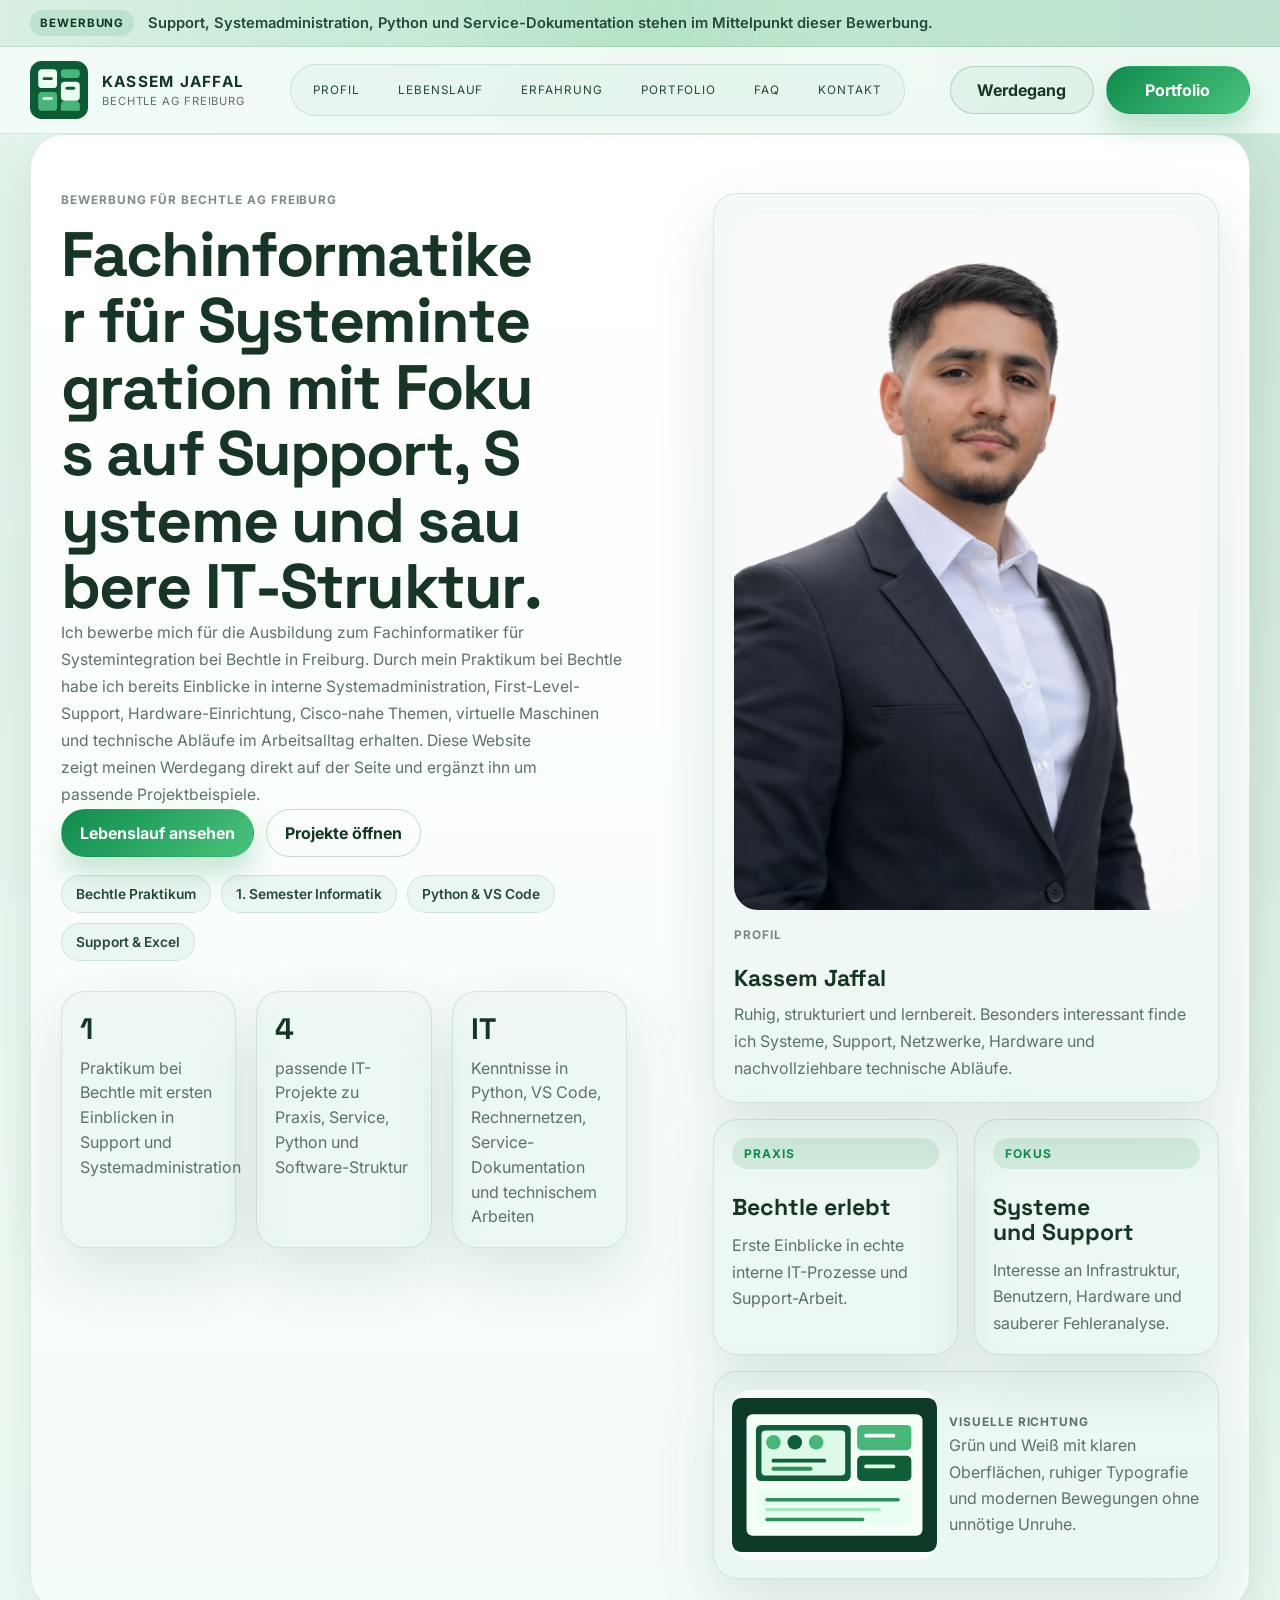
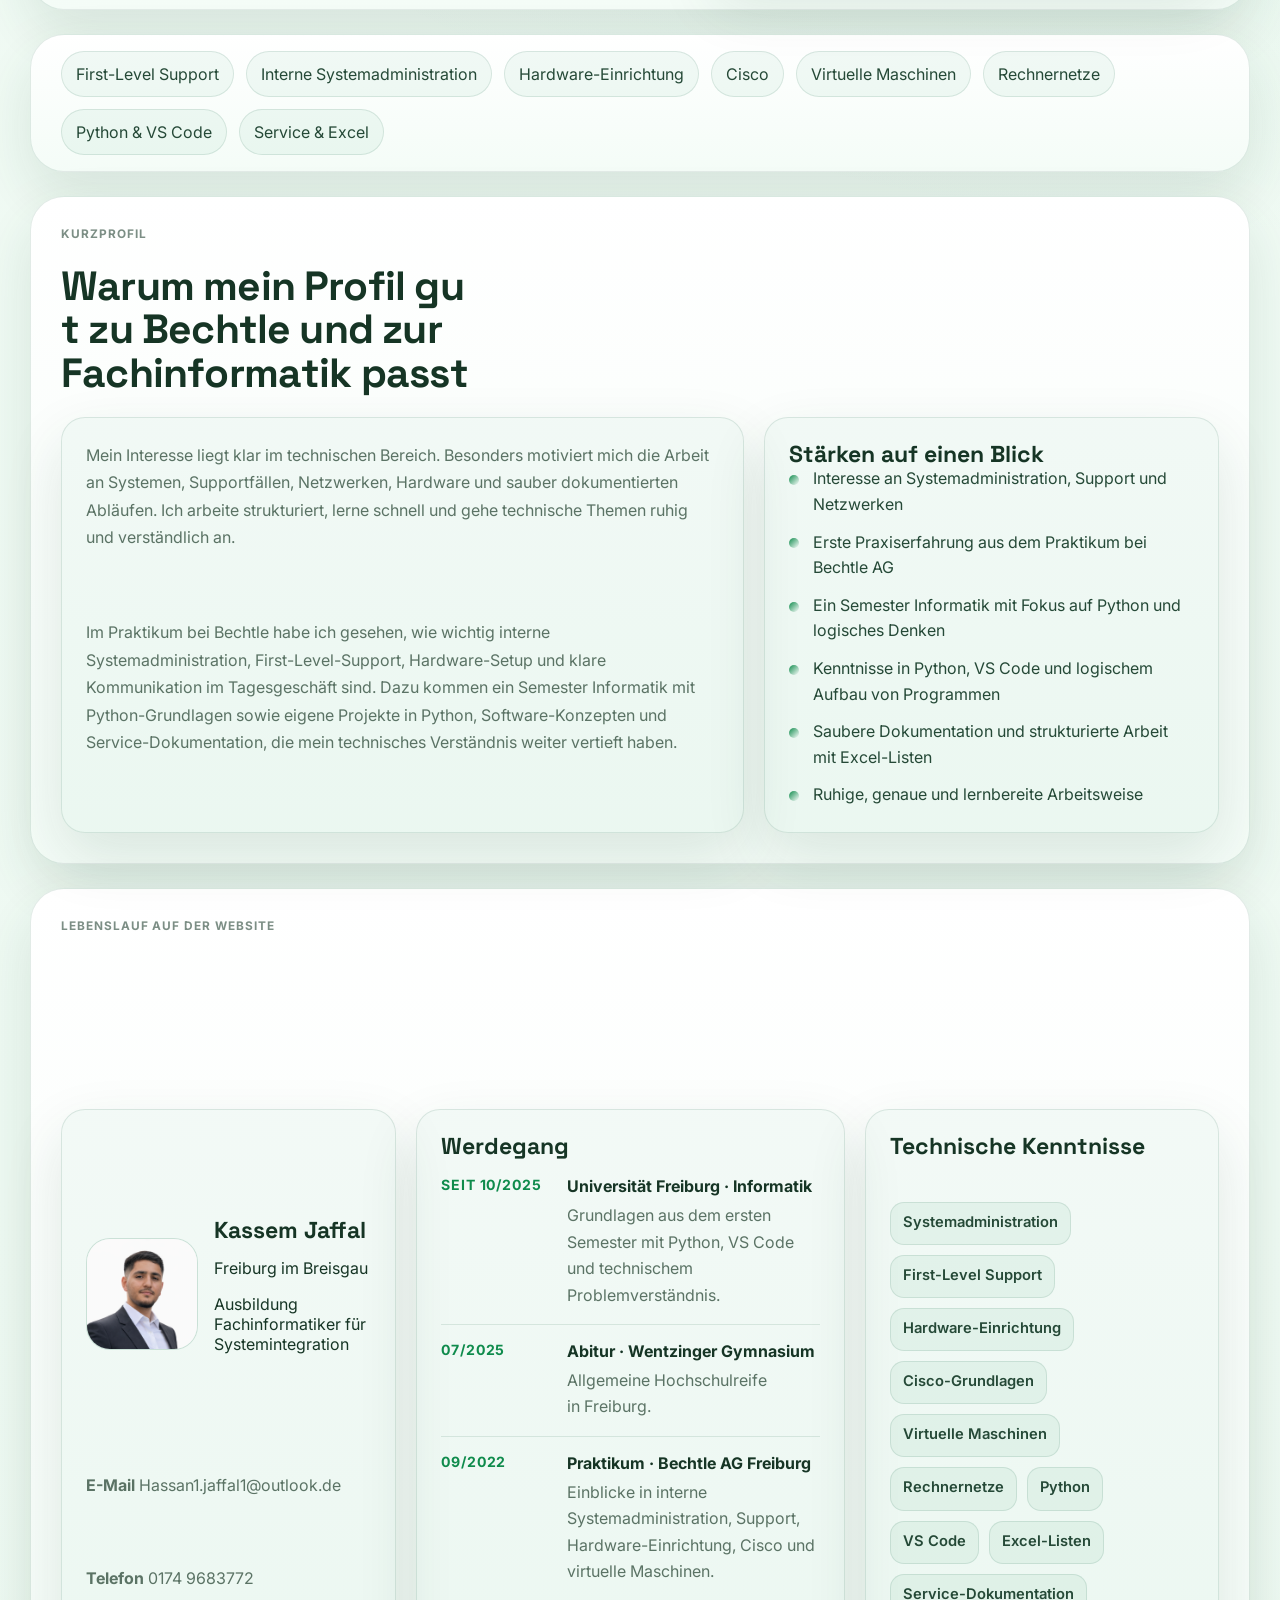
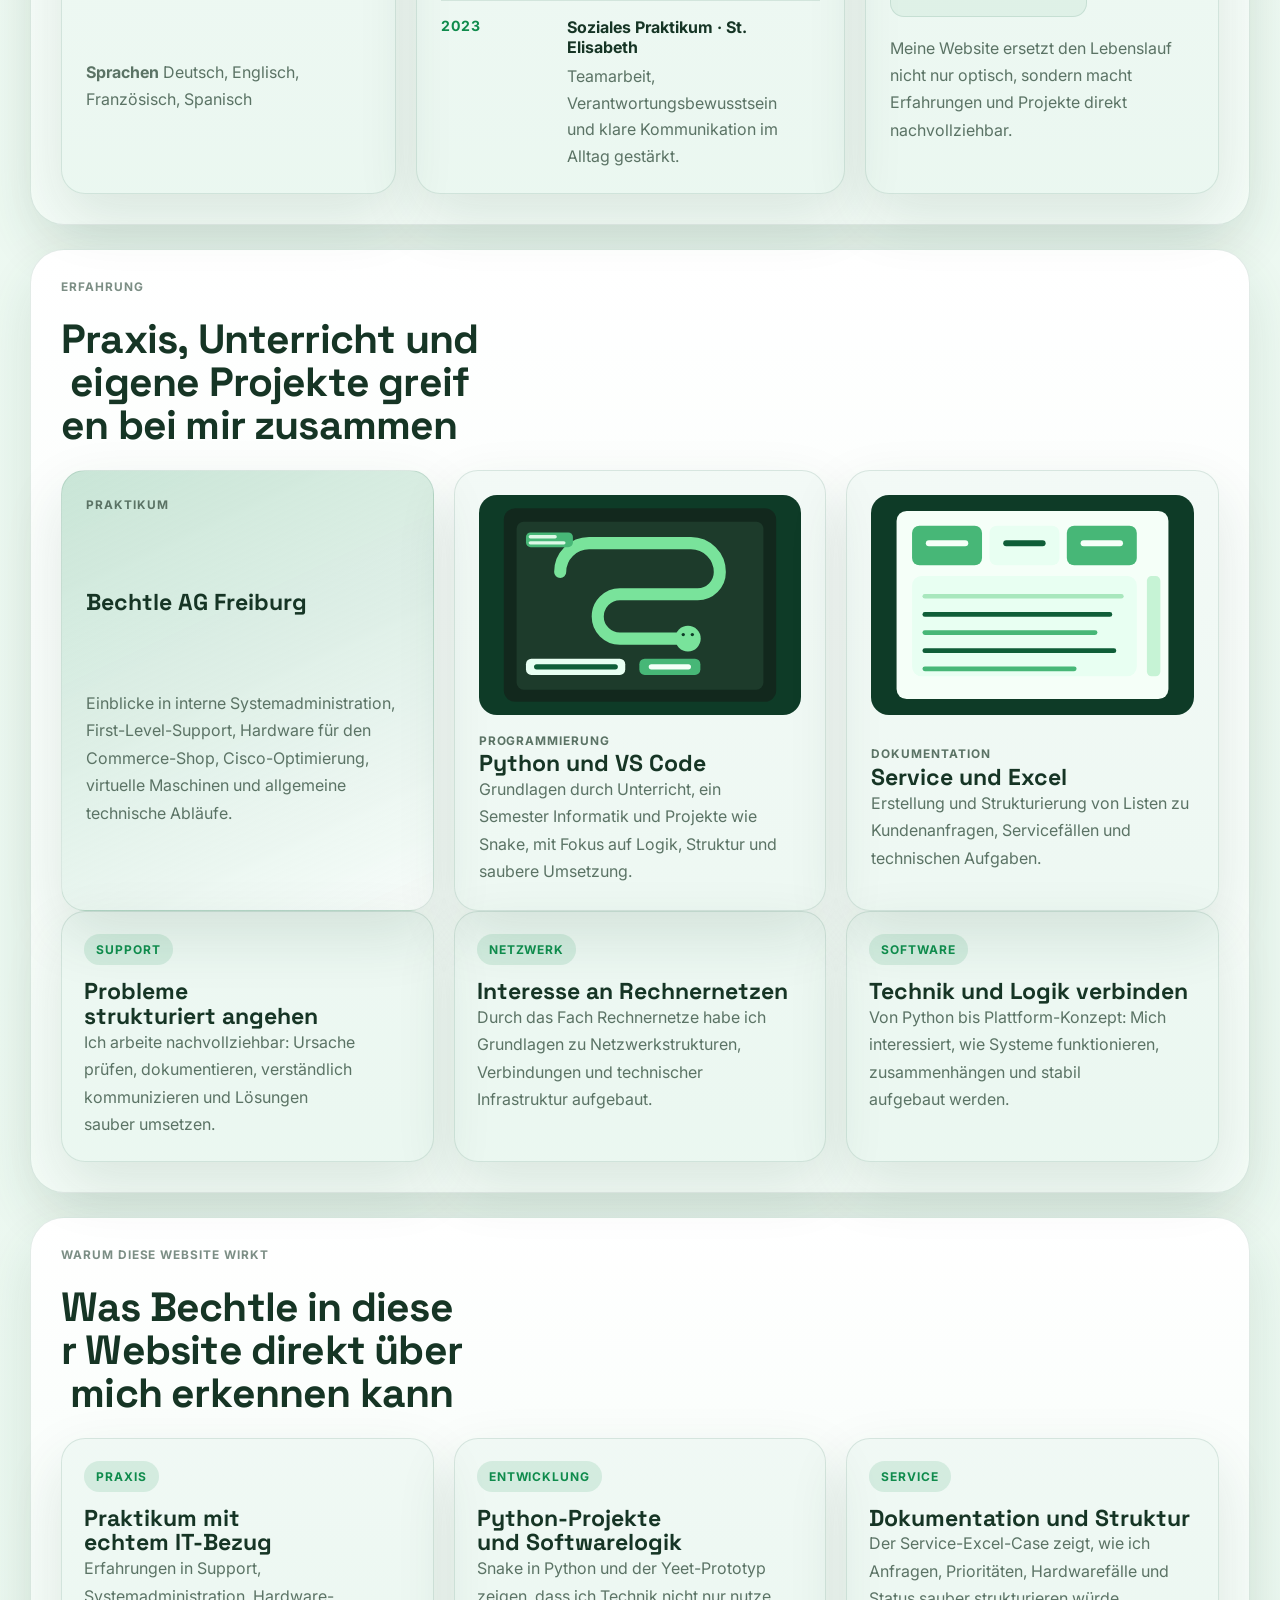
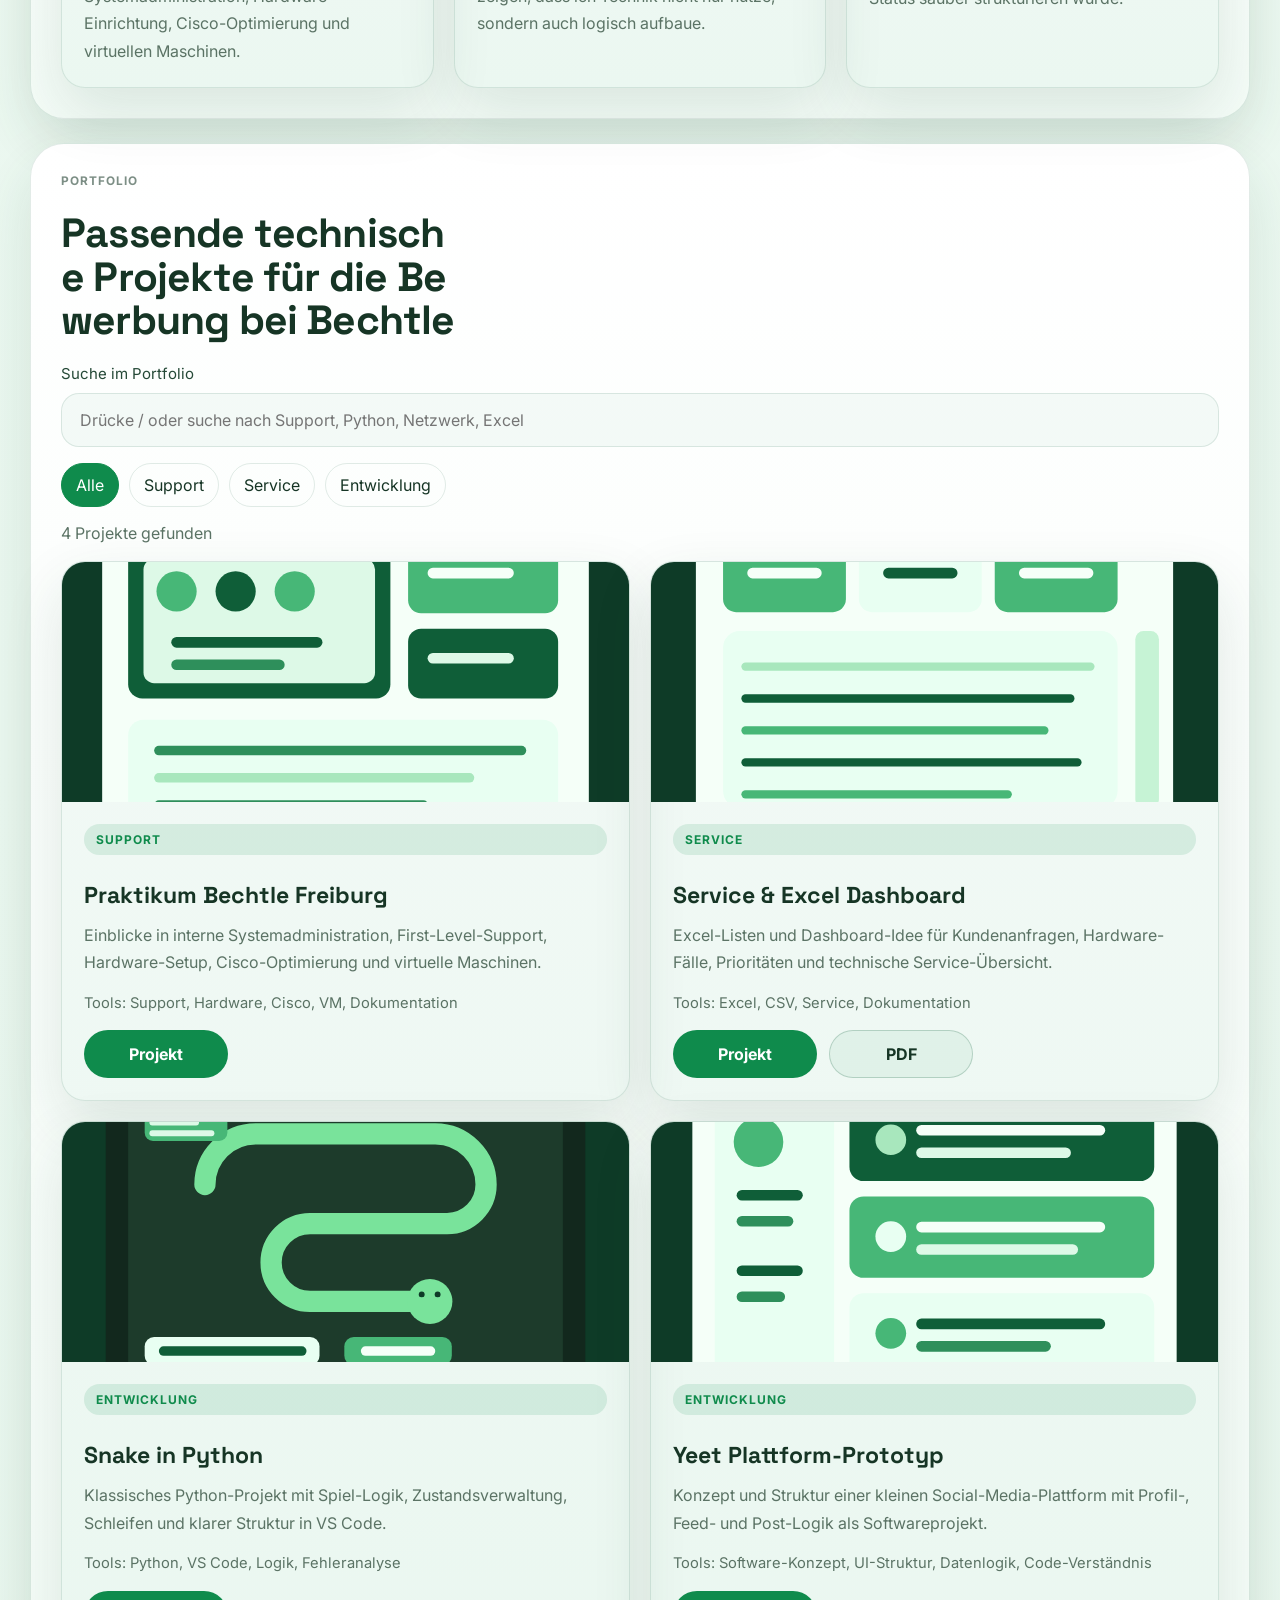
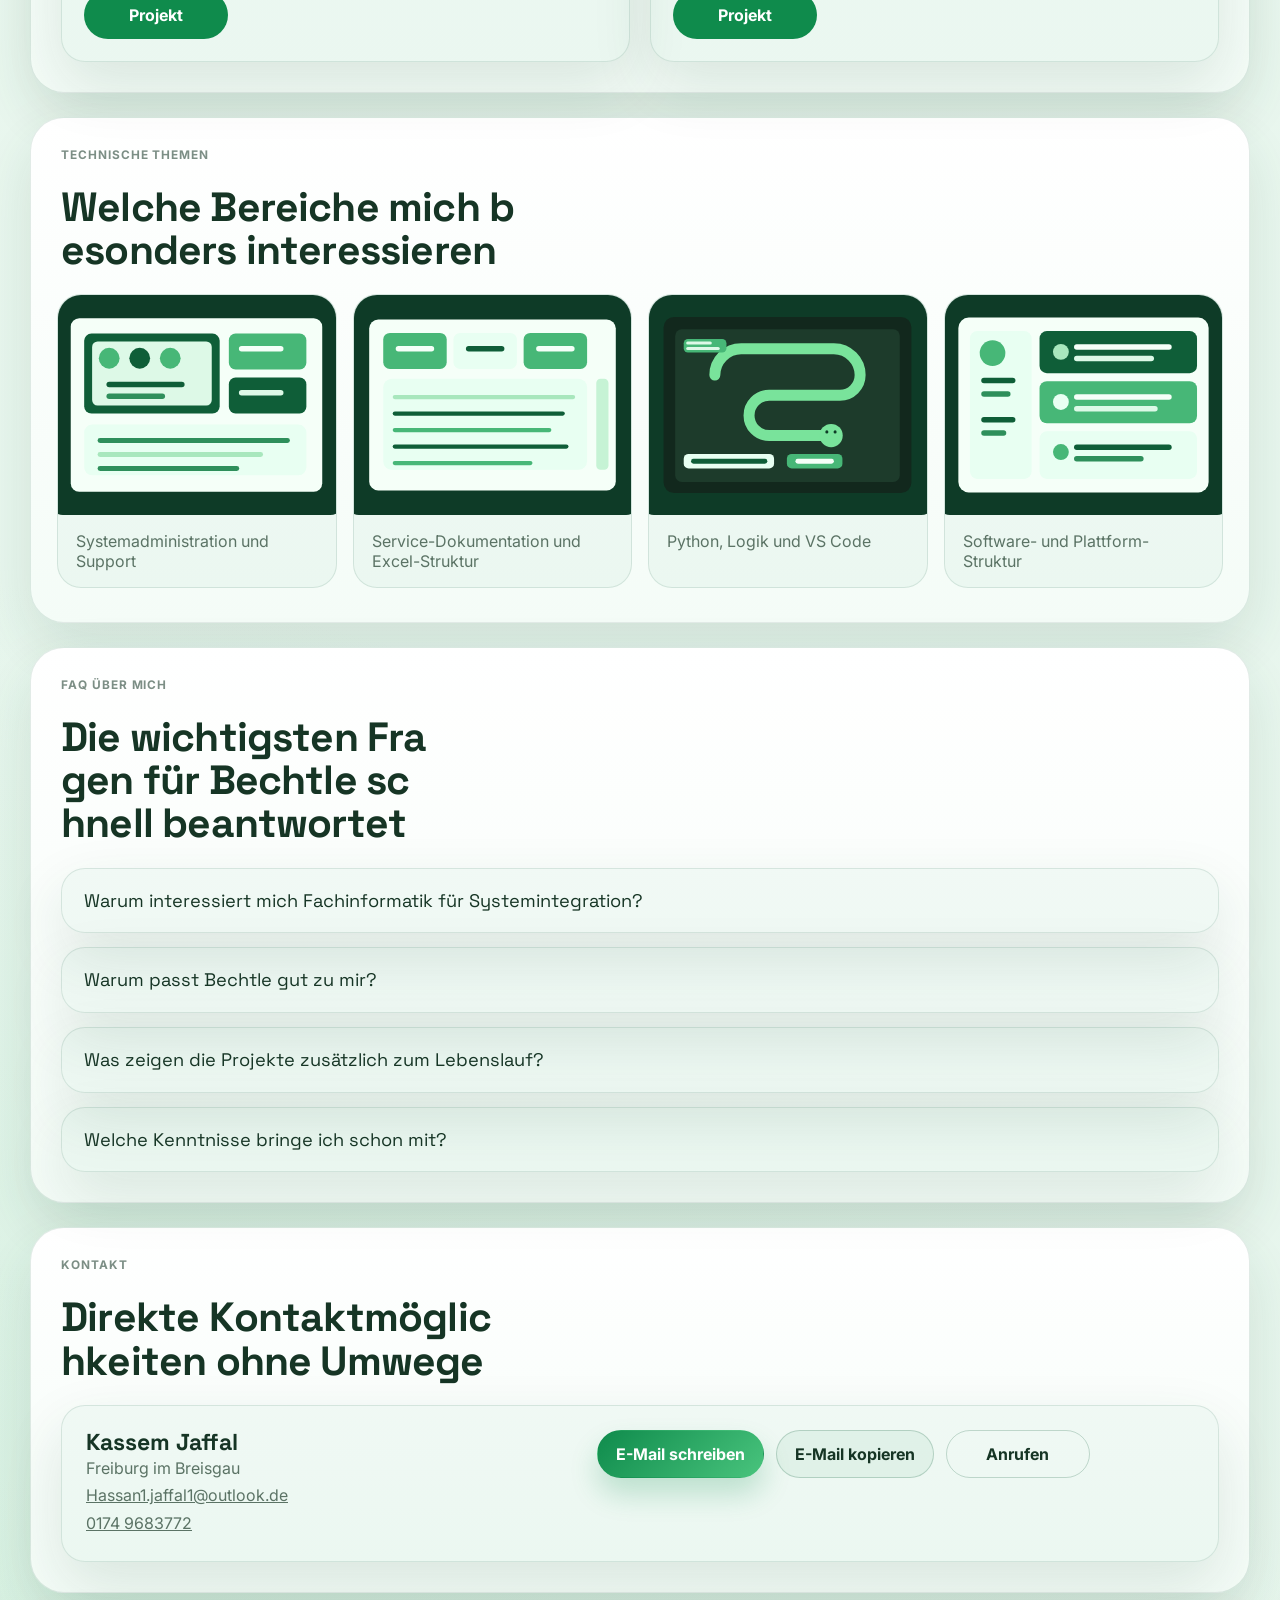
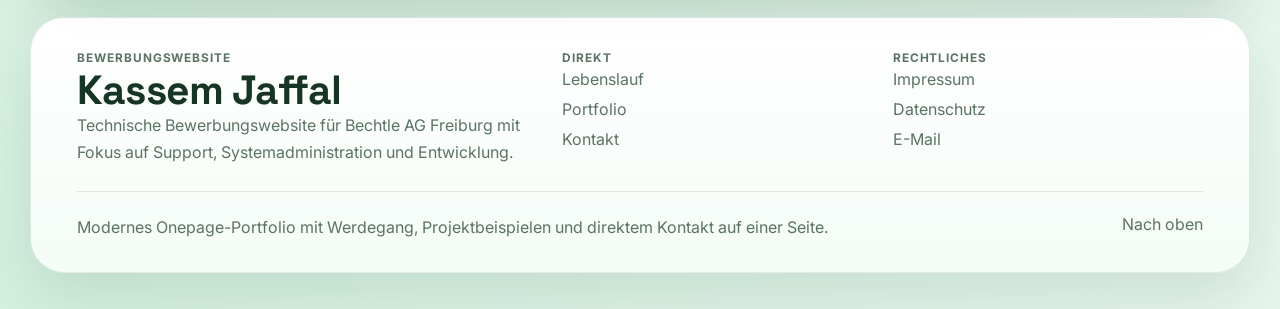
<file: index.html>
<!DOCTYPE html>
<html lang="de">
  <head>
    <meta charset="UTF-8" />
    <meta name="viewport" content="width=device-width, initial-scale=1.0" />
    <title>Kassem Jaffal | Bewerbung Fachinformatiker für Systemintegration</title>
    <meta
      name="description"
      content="Bewerbungswebsite von Kassem Jaffal für Bechtle AG Freiburg mit Fokus auf Systemadministration, Support, Python, Service-Dokumentation und technische Projektarbeit."
    />
    <link rel="stylesheet" href="styles.css" />
  </head>
  <body>
    <div class="scroll-progress" id="scrollProgress"></div>

    <div class="announcement-bar">
      <div class="announcement-bar__inner">
        <span class="announcement-bar__label">Bewerbung</span>
        <strong id="announcementText">Fachinformatiker für Systemintegration mit Praktikumserfahrung bei Bechtle und eigenem IT-Portfolio.</strong>
      </div>
    </div>

    <header class="site-header">
      <div class="site-header__inner">
        <a class="brand" href="#top" aria-label="Startseite">
          <img src="assets/bechtle-mark.svg" alt="Grün-weißes technisches Signet" />
          <span>
            <strong>Kassem Jaffal</strong>
            <small>Bechtle AG Freiburg</small>
          </span>
        </a>

        <nav class="site-nav" aria-label="Hauptnavigation">
          <a class="site-nav__link" href="#profil">Profil</a>
          <a class="site-nav__link" href="#lebenslauf">Lebenslauf</a>
          <a class="site-nav__link" href="#erfahrung">Erfahrung</a>
          <a class="site-nav__link" href="#portfolio">Portfolio</a>
          <a class="site-nav__link" href="#faq">FAQ</a>
          <a class="site-nav__link" href="#kontakt">Kontakt</a>
        </nav>

        <div class="site-header__actions">
          <a class="button button--secondary" href="#lebenslauf">Werdegang</a>
          <a class="button button--primary" href="#portfolio">Portfolio</a>
        </div>
      </div>
    </header>

    <main id="top">
      <section class="hero" data-section="hero" data-reveal>
        <div class="hero__copy">
          <p class="eyebrow">Bewerbung für Bechtle AG Freiburg</p>
          <h1>Fachinformatiker für Systemintegration mit Fokus auf Support, Systeme und saubere IT-Struktur.</h1>
          <p class="hero__lead">
            Ich bewerbe mich für die Ausbildung zum Fachinformatiker für
            Systemintegration bei Bechtle in Freiburg. Durch mein Praktikum bei
            Bechtle habe ich bereits Einblicke in interne Systemadministration,
            First-Level-Support, Hardware-Einrichtung, Cisco-nahe Themen,
            virtuelle Maschinen und technische Abläufe im Arbeitsalltag
            erhalten. Diese Website zeigt meinen Werdegang direkt auf der Seite
            und ergänzt ihn um passende Projektbeispiele.
          </p>

          <div class="hero__actions">
            <a class="button button--primary" href="#lebenslauf">Lebenslauf ansehen</a>
            <a class="button button--ghost" href="#portfolio">Projekte öffnen</a>
          </div>

          <div class="status-stack">
            <span class="status-pill">Bechtle Praktikum</span>
            <span class="status-pill">1. Semester Informatik</span>
            <span class="status-pill">Python &amp; VS Code</span>
            <span class="status-pill">Support &amp; Excel</span>
          </div>

          <div class="hero__facts">
            <article data-spotlight>
              <strong data-count="1">1</strong>
              <span>Praktikum bei Bechtle mit ersten Einblicken in Support und Systemadministration</span>
            </article>
            <article data-spotlight>
              <strong data-count="4">4</strong>
              <span>passende IT-Projekte zu Praxis, Service, Python und Software-Struktur</span>
            </article>
            <article data-spotlight>
              <strong>IT</strong>
              <span>Kenntnisse in Python, VS Code, Rechnernetzen, Service-Dokumentation und technischem Arbeiten</span>
            </article>
          </div>
        </div>

        <div class="hero__visual">
          <article class="portrait-card" data-spotlight>
            <div class="portrait-card__frame">
              <img
                class="portrait-card__photo"
                src="assets/portrait.png"
                alt="Portrait von Kassem Jaffal"
                loading="eager"
                onerror="this.onerror=null;this.src='assets/kassem-portrait.svg';this.classList.add('is-fallback');"
              />
            </div>
            <div class="portrait-card__copy">
              <p class="eyebrow">Profil</p>
              <h3>Kassem Jaffal</h3>
              <p>
                Ruhig, strukturiert und lernbereit. Besonders interessant finde
                ich Systeme, Support, Netzwerke, Hardware und nachvollziehbare
                technische Abläufe.
              </p>
            </div>
          </article>

          <div class="hero__mosaic">
            <article class="signal-card" data-spotlight>
              <span class="insight-card__kicker">Praxis</span>
              <h3>Bechtle erlebt</h3>
              <p>Erste Einblicke in echte interne IT-Prozesse und Support-Arbeit.</p>
            </article>
            <article class="signal-card" data-spotlight>
              <span class="insight-card__kicker">Fokus</span>
              <h3>Systeme und Support</h3>
              <p>Interesse an Infrastruktur, Benutzern, Hardware und sauberer Fehleranalyse.</p>
            </article>
            <article class="signal-card signal-card--wide" data-spotlight>
              <img src="assets/system-admin.svg" alt="Illustration zu Systemadministration und Support" loading="lazy" />
              <div>
                <p class="eyebrow">Visuelle Richtung</p>
                <p>Grün und Weiß mit klaren Oberflächen, ruhiger Typografie und modernen Bewegungen ohne unnötige Unruhe.</p>
              </div>
            </article>
          </div>
        </div>
      </section>

      <section class="section section--rail" data-reveal>
        <div class="info-rail">
          <span>First-Level Support</span>
          <span>Interne Systemadministration</span>
          <span>Hardware-Einrichtung</span>
          <span>Cisco</span>
          <span>Virtuelle Maschinen</span>
          <span>Rechnernetze</span>
          <span>Python &amp; VS Code</span>
          <span>Service &amp; Excel</span>
        </div>
      </section>

      <section class="section" id="profil" data-section="profil" data-reveal>
        <div class="section-heading">
          <p class="eyebrow">Kurzprofil</p>
          <h2>Warum mein Profil gut zu Bechtle und zur Fachinformatik passt</h2>
        </div>

        <div class="profile-grid">
          <article class="panel panel--wide" data-spotlight>
            <p>
              Mein Interesse liegt klar im technischen Bereich. Besonders
              motiviert mich die Arbeit an Systemen, Supportfällen,
              Netzwerken, Hardware und sauber dokumentierten Abläufen. Ich
              arbeite strukturiert, lerne schnell und gehe technische Themen
              ruhig und verständlich an.
            </p>
            <p>
              Im Praktikum bei Bechtle habe ich gesehen, wie wichtig
              interne Systemadministration, First-Level-Support, Hardware-Setup
              und klare Kommunikation im Tagesgeschäft sind. Dazu kommen ein
              Semester Informatik mit Python-Grundlagen sowie eigene Projekte in
              Python, Software-Konzepten und Service-Dokumentation, die mein
              technisches Verständnis weiter vertieft haben.
            </p>
          </article>

          <aside class="panel" data-spotlight>
            <h3>Stärken auf einen Blick</h3>
            <ul class="check-list">
              <li>Interesse an Systemadministration, Support und Netzwerken</li>
              <li>Erste Praxiserfahrung aus dem Praktikum bei Bechtle AG</li>
              <li>Ein Semester Informatik mit Fokus auf Python und logisches Denken</li>
              <li>Kenntnisse in Python, VS Code und logischem Aufbau von Programmen</li>
              <li>Saubere Dokumentation und strukturierte Arbeit mit Excel-Listen</li>
              <li>Ruhige, genaue und lernbereite Arbeitsweise</li>
            </ul>
          </aside>
        </div>
      </section>

      <section class="section" id="lebenslauf" data-section="lebenslauf" data-reveal>
        <div class="section-heading">
          <p class="eyebrow">Lebenslauf auf der Website</p>
          <h2>Mein Werdegang, meine Kenntnisse und meine Motivation direkt im Überblick</h2>
        </div>

        <div class="resume-board">
          <article class="resume-card resume-card--profile" data-spotlight>
            <div class="resume-card__profile">
              <img
                class="resume-card__photo"
                src="assets/portrait.png"
                alt="Portrait von Kassem Jaffal"
                loading="lazy"
                onerror="this.onerror=null;this.src='assets/kassem-portrait.svg';this.classList.add('is-fallback');"
              />
              <div>
                <h3>Kassem Jaffal</h3>
                <p>Freiburg im Breisgau</p>
                <p>Ausbildung Fachinformatiker für Systemintegration</p>
              </div>
            </div>
            <div class="resume-list">
              <p><strong>E-Mail</strong> Hassan1.jaffal1@outlook.de</p>
              <p><strong>Telefon</strong> 0174 9683772</p>
              <p><strong>Sprachen</strong> Deutsch, Englisch, Französisch, Spanisch</p>
            </div>
          </article>

          <article class="resume-card resume-card--timeline" data-spotlight>
            <h3>Werdegang</h3>
            <div class="timeline">
              <article class="timeline-item">
                <span class="timeline-item__date">seit 10/2025</span>
                <div>
                  <strong>Universität Freiburg · Informatik</strong>
                  <p>Grundlagen aus dem ersten Semester mit Python, VS Code und technischem Problemverständnis.</p>
                </div>
              </article>
              <article class="timeline-item">
                <span class="timeline-item__date">07/2025</span>
                <div>
                  <strong>Abitur · Wentzinger Gymnasium</strong>
                  <p>Allgemeine Hochschulreife in Freiburg.</p>
                </div>
              </article>
              <article class="timeline-item">
                <span class="timeline-item__date">09/2022</span>
                <div>
                  <strong>Praktikum · Bechtle AG Freiburg</strong>
                  <p>Einblicke in interne Systemadministration, Support, Hardware-Einrichtung, Cisco und virtuelle Maschinen.</p>
                </div>
              </article>
              <article class="timeline-item">
                <span class="timeline-item__date">2023</span>
                <div>
                  <strong>Soziales Praktikum · St. Elisabeth</strong>
                  <p>Teamarbeit, Verantwortungsbewusstsein und klare Kommunikation im Alltag gestärkt.</p>
                </div>
              </article>
            </div>
          </article>

          <article class="resume-card" data-spotlight>
            <h3>Technische Kenntnisse</h3>
            <div class="skill-matrix">
              <span>Systemadministration</span>
              <span>First-Level Support</span>
              <span>Hardware-Einrichtung</span>
              <span>Cisco-Grundlagen</span>
              <span>Virtuelle Maschinen</span>
              <span>Rechnernetze</span>
              <span>Python</span>
              <span>VS Code</span>
              <span>Excel-Listen</span>
              <span>Service-Dokumentation</span>
            </div>
            <p class="resume-note">
              Meine Website ersetzt den Lebenslauf nicht nur optisch, sondern
              macht Erfahrungen und Projekte direkt nachvollziehbar.
            </p>
          </article>
        </div>
      </section>

      <section class="section" id="erfahrung" data-section="erfahrung" data-reveal>
        <div class="section-heading">
          <p class="eyebrow">Erfahrung</p>
          <h2>Praxis, Unterricht und eigene Projekte greifen bei mir zusammen</h2>
        </div>

        <div class="story-grid">
          <article class="story-card story-card--accent" data-spotlight>
            <p class="eyebrow">Praktikum</p>
            <h3>Bechtle AG Freiburg</h3>
            <p>
              Einblicke in interne Systemadministration, First-Level-Support,
              Hardware für den Commerce-Shop, Cisco-Optimierung,
              virtuelle Maschinen und allgemeine technische Abläufe.
            </p>
          </article>

          <article class="story-card" data-spotlight>
            <img src="assets/snake-python.svg" alt="Python-Illustration" loading="lazy" />
            <div>
              <p class="eyebrow">Programmierung</p>
              <h3>Python und VS Code</h3>
              <p>Grundlagen durch Unterricht, ein Semester Informatik und Projekte wie Snake, mit Fokus auf Logik, Struktur und saubere Umsetzung.</p>
            </div>
          </article>

          <article class="story-card" data-spotlight>
            <img src="assets/service-excel.svg" alt="Service- und Excel-Illustration" loading="lazy" />
            <div>
              <p class="eyebrow">Dokumentation</p>
              <h3>Service und Excel</h3>
              <p>Erstellung und Strukturierung von Listen zu Kundenanfragen, Servicefällen und technischen Aufgaben.</p>
            </div>
          </article>
        </div>

        <div class="trend-grid">
          <article class="trend-card" data-spotlight>
            <span class="insight-card__kicker">Support</span>
            <h3>Probleme strukturiert angehen</h3>
            <p>Ich arbeite nachvollziehbar: Ursache prüfen, dokumentieren, verständlich kommunizieren und Lösungen sauber umsetzen.</p>
          </article>
          <article class="trend-card" data-spotlight>
            <span class="insight-card__kicker">Netzwerk</span>
            <h3>Interesse an Rechnernetzen</h3>
            <p>Durch das Fach Rechnernetze habe ich Grundlagen zu Netzwerkstrukturen, Verbindungen und technischer Infrastruktur aufgebaut.</p>
          </article>
          <article class="trend-card" data-spotlight>
            <span class="insight-card__kicker">Software</span>
            <h3>Technik und Logik verbinden</h3>
            <p>Von Python bis Plattform-Konzept: Mich interessiert, wie Systeme funktionieren, zusammenhängen und stabil aufgebaut werden.</p>
          </article>
        </div>
      </section>

      <section class="section" id="insights" data-section="insights" data-reveal>
        <div class="section-heading">
          <p class="eyebrow">Warum diese Website wirkt</p>
          <h2>Was Bechtle in dieser Website direkt über mich erkennen kann</h2>
        </div>

        <div class="insight-grid">
          <article class="insight-card" data-spotlight>
            <span class="insight-card__kicker">Praxis</span>
            <h3>Praktikum mit echtem IT-Bezug</h3>
            <p>Erfahrungen in Support, Systemadministration, Hardware-Einrichtung, Cisco-Optimierung und virtuellen Maschinen.</p>
          </article>

          <article class="insight-card" data-spotlight>
            <span class="insight-card__kicker">Entwicklung</span>
            <h3>Python-Projekte und Softwarelogik</h3>
            <p>Snake in Python und der Yeet-Prototyp zeigen, dass ich Technik nicht nur nutze, sondern auch logisch aufbaue.</p>
          </article>

          <article class="insight-card" data-spotlight>
            <span class="insight-card__kicker">Service</span>
            <h3>Dokumentation und Struktur</h3>
            <p>Der Service-Excel-Case zeigt, wie ich Anfragen, Prioritäten, Hardwarefälle und Status sauber strukturieren würde.</p>
          </article>
        </div>
      </section>

      <section class="section" id="portfolio" data-section="portfolio" data-reveal>
        <div class="section-heading">
          <p class="eyebrow">Portfolio</p>
          <h2>Passende technische Projekte für die Bewerbung bei Bechtle</h2>
        </div>

        <div class="portfolio-toolbar">
          <label class="search-field" for="portfolioSearch">
            <span>Suche im Portfolio</span>
            <input
              id="portfolioSearch"
              type="search"
              placeholder="Drücke / oder suche nach Support, Python, Netzwerk, Excel"
              autocomplete="off"
            />
          </label>

          <div class="filter-chips" aria-label="Portfolio-Kategorien">
            <button class="chip is-active" type="button" data-filter="all">Alle</button>
            <button class="chip" type="button" data-filter="support">Support</button>
            <button class="chip" type="button" data-filter="service">Service</button>
            <button class="chip" type="button" data-filter="development">Entwicklung</button>
          </div>
        </div>

        <p class="results-copy" id="portfolioResultCount">4 Projekte gefunden</p>

        <div class="portfolio-grid" id="portfolioGrid">
          <article
            class="portfolio-card"
            data-category="support"
            data-search="bechtle praktikum systemadministration support cisco virtuelle maschine hardware commerce shop first level support"
            data-spotlight
          >
            <img src="assets/system-admin.svg" alt="Illustration zu Systemadministration und Support" loading="lazy" />
            <div class="portfolio-card__body">
              <span class="portfolio-card__tag">Support</span>
              <h3>Praktikum Bechtle Freiburg</h3>
              <p>Einblicke in interne Systemadministration, First-Level-Support, Hardware-Setup, Cisco-Optimierung und virtuelle Maschinen.</p>
              <p class="portfolio-card__meta">Tools: Support, Hardware, Cisco, VM, Dokumentation</p>
              <div class="portfolio-card__actions">
                <a class="button button--card" href="projects/bechtle-praktikum.html">Projekt</a>
              </div>
            </div>
          </article>

          <article
            class="portfolio-card"
            data-category="service"
            data-search="excel service dashboard kundenanfragen ticketliste dokumentation service excel listen anfragen"
            data-spotlight
          >
            <img src="assets/service-excel.svg" alt="Illustration zu Service und Excel" loading="lazy" />
            <div class="portfolio-card__body">
              <span class="portfolio-card__tag">Service</span>
              <h3>Service &amp; Excel Dashboard</h3>
              <p>Excel-Listen und Dashboard-Idee für Kundenanfragen, Hardware-Fälle, Prioritäten und technische Service-Übersicht.</p>
              <p class="portfolio-card__meta">Tools: Excel, CSV, Service, Dokumentation</p>
              <div class="portfolio-card__actions">
                <a class="button button--card" href="projects/service-excel.html">Projekt</a>
                <a class="button button--secondary" href="downloads/Bechtle_IT_Service_Dashboard.pdf">PDF</a>
              </div>
            </div>
          </article>

          <article
            class="portfolio-card"
            data-category="development"
            data-search="python snake vscode programmierung spiel logik python erstes semester"
            data-spotlight
          >
            <img src="assets/snake-python.svg" alt="Illustration zu Python Snake" loading="lazy" />
            <div class="portfolio-card__body">
              <span class="portfolio-card__tag">Entwicklung</span>
              <h3>Snake in Python</h3>
              <p>Klassisches Python-Projekt mit Spiel-Logik, Zustandsverwaltung, Schleifen und klarer Struktur in VS Code.</p>
              <p class="portfolio-card__meta">Tools: Python, VS Code, Logik, Fehleranalyse</p>
              <div class="portfolio-card__actions">
                <a class="button button--card" href="projects/python-snake.html">Projekt</a>
              </div>
            </div>
          </article>

          <article
            class="portfolio-card"
            data-category="development"
            data-search="yeet plattform social media plattform software konzept posten feed profil python andere sprachen"
            data-spotlight
          >
            <img src="assets/yeet-platform.svg" alt="Illustration zu einer Plattform-Struktur" loading="lazy" />
            <div class="portfolio-card__body">
              <span class="portfolio-card__tag">Entwicklung</span>
              <h3>Yeet Plattform-Prototyp</h3>
              <p>Konzept und Struktur einer kleinen Social-Media-Plattform mit Profil-, Feed- und Post-Logik als Softwareprojekt.</p>
              <p class="portfolio-card__meta">Tools: Software-Konzept, UI-Struktur, Datenlogik, Code-Verständnis</p>
              <div class="portfolio-card__actions">
                <a class="button button--card" href="projects/yeet-platform.html">Projekt</a>
              </div>
            </div>
          </article>
        </div>

        <p class="empty-state" id="portfolioEmptyState" hidden>Keine Projekte passen zur aktuellen Suche.</p>
      </section>

      <section class="section" data-reveal>
        <div class="section-heading">
          <p class="eyebrow">Technische Themen</p>
          <h2>Welche Bereiche mich besonders interessieren</h2>
        </div>

        <div class="image-rail" aria-label="Technische Themen">
          <div class="image-rail__track">
            <article class="image-rail__card" data-spotlight>
              <img src="assets/system-admin.svg" alt="Systemadministration" loading="lazy" />
              <p>Systemadministration und Support</p>
            </article>
            <article class="image-rail__card" data-spotlight>
              <img src="assets/service-excel.svg" alt="Excel und Service" loading="lazy" />
              <p>Service-Dokumentation und Excel-Struktur</p>
            </article>
            <article class="image-rail__card" data-spotlight>
              <img src="assets/snake-python.svg" alt="Python und VS Code" loading="lazy" />
              <p>Python, Logik und VS Code</p>
            </article>
            <article class="image-rail__card" data-spotlight>
              <img src="assets/yeet-platform.svg" alt="Software-Konzept" loading="lazy" />
              <p>Software- und Plattform-Struktur</p>
            </article>
          </div>
        </div>
      </section>

      <section class="section" id="faq" data-section="faq" data-reveal>
        <div class="section-heading">
          <p class="eyebrow">FAQ über mich</p>
          <h2>Die wichtigsten Fragen für Bechtle schnell beantwortet</h2>
        </div>

        <div class="faq-list">
          <article class="faq-item" data-spotlight>
            <button class="faq-trigger" type="button" aria-expanded="false">
              Warum interessiert mich Fachinformatik für Systemintegration?
            </button>
            <div class="faq-content" hidden>
              <p>Weil mich Systeme, Support, Hardware, Netzwerke und technische Abläufe stärker reizen als reine Theorie. Ich arbeite gern direkt an Lösungen.</p>
            </div>
          </article>

          <article class="faq-item" data-spotlight>
            <button class="faq-trigger" type="button" aria-expanded="false">
              Warum passt Bechtle gut zu mir?
            </button>
            <div class="faq-content" hidden>
              <p>Weil ich dort im Praktikum bereits positive Einblicke bekommen habe und genau diese Mischung aus Technik, Support und professionellen Abläufen weiter vertiefen möchte.</p>
            </div>
          </article>

          <article class="faq-item" data-spotlight>
            <button class="faq-trigger" type="button" aria-expanded="false">
              Was zeigen die Projekte zusätzlich zum Lebenslauf?
            </button>
            <div class="faq-content" hidden>
              <p>Sie zeigen, dass ich technische Themen nicht nur interessant finde, sondern selbst in Projekte, Dokumentation und Softwarelogik übersetzen kann.</p>
            </div>
          </article>

          <article class="faq-item" data-spotlight>
            <button class="faq-trigger" type="button" aria-expanded="false">
              Welche Kenntnisse bringe ich schon mit?
            </button>
            <div class="faq-content" hidden>
              <p>Einblicke in Support und Systemadministration, Grundlagen in Python und VS Code, Interesse an Netzwerken, Erfahrung mit Excel-Listen sowie eine strukturierte Arbeitsweise.</p>
            </div>
          </article>
        </div>
      </section>

      <section class="section section--contact" id="kontakt" data-section="kontakt" data-reveal>
        <div class="section-heading">
          <p class="eyebrow">Kontakt</p>
          <h2>Direkte Kontaktmöglichkeiten ohne Umwege</h2>
        </div>

        <div class="contact-panel" data-spotlight>
          <div>
            <h3>Kassem Jaffal</h3>
            <p>Freiburg im Breisgau</p>
            <p><a href="mailto:Hassan1.jaffal1@outlook.de">Hassan1.jaffal1@outlook.de</a></p>
            <p><a href="tel:+491749683772">0174 9683772</a></p>
          </div>
          <div class="contact-actions">
            <a class="button button--primary" href="mailto:Hassan1.jaffal1@outlook.de">E-Mail schreiben</a>
            <button class="button button--secondary" type="button" id="copyEmailButton" data-copy="Hassan1.jaffal1@outlook.de">E-Mail kopieren</button>
            <a class="button button--ghost" href="tel:+491749683772">Anrufen</a>
          </div>
        </div>
      </section>
    </main>

    <footer class="site-footer">
      <div class="site-footer__inner">
        <div>
          <p class="eyebrow">Bewerbungswebsite</p>
          <h2>Kassem Jaffal</h2>
          <p>Technische Bewerbungswebsite für Bechtle AG Freiburg mit Fokus auf Support, Systemadministration und Entwicklung.</p>
        </div>

        <div>
          <p class="eyebrow">Direkt</p>
          <ul class="footer-links">
            <li><a href="#lebenslauf">Lebenslauf</a></li>
            <li><a href="#portfolio">Portfolio</a></li>
            <li><a href="#kontakt">Kontakt</a></li>
          </ul>
        </div>

        <div>
          <p class="eyebrow">Rechtliches</p>
          <ul class="footer-links">
            <li><a href="legal/impressum.html">Impressum</a></li>
            <li><a href="legal/datenschutz.html">Datenschutz</a></li>
            <li><a href="mailto:Hassan1.jaffal1@outlook.de">E-Mail</a></li>
          </ul>
        </div>
      </div>

      <div class="site-footer__meta">
        <p>Modernes Onepage-Portfolio mit Werdegang, Projektbeispielen und direktem Kontakt auf einer Seite.</p>
        <a class="back-to-top" href="#top">Nach oben</a>
      </div>
    </footer>

    <div class="copy-toast" id="copyToast" hidden>E-Mail-Adresse kopiert</div>

    <script src="main.js"></script>
  </body>
</html>
</file>
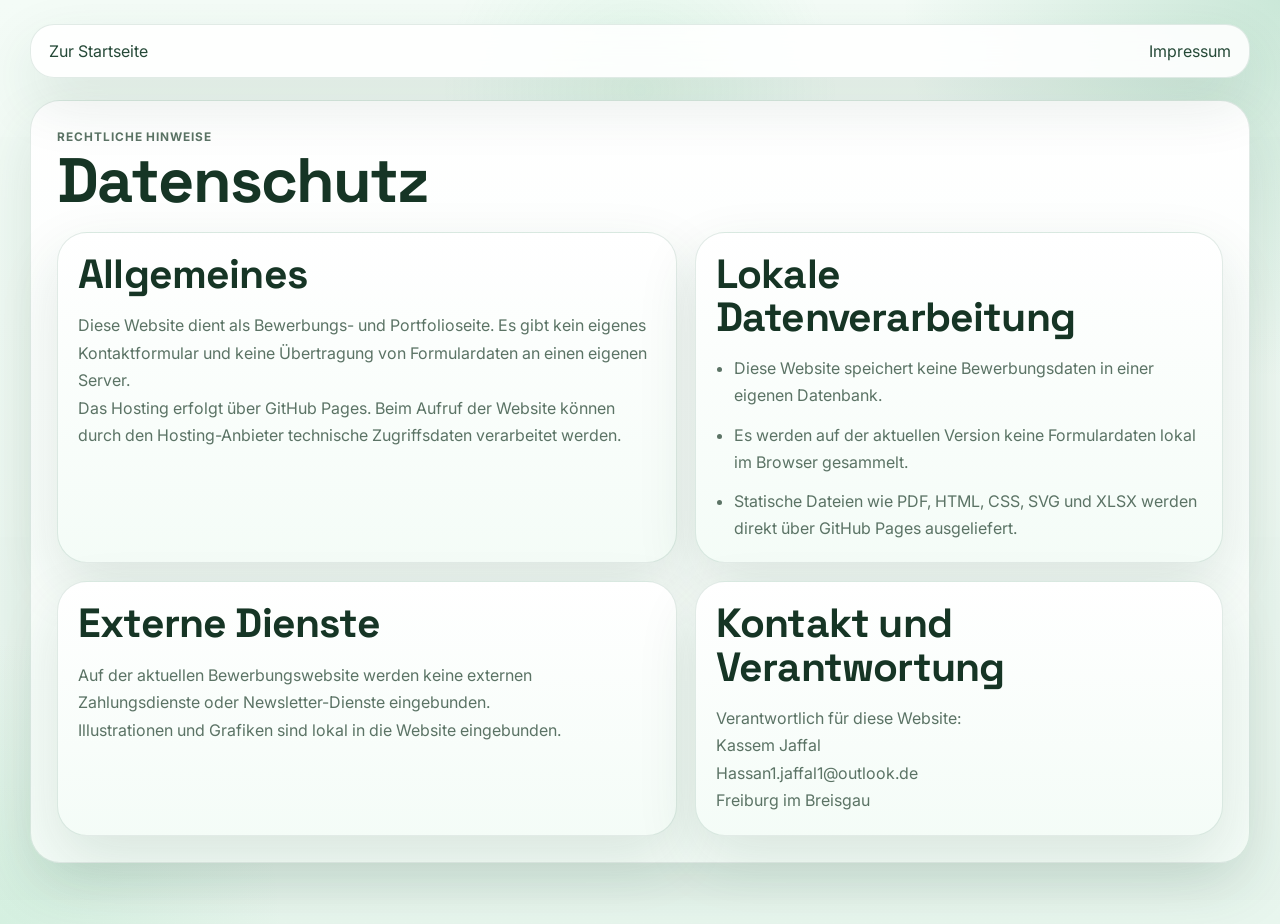
<file: legal/datenschutz.html>
<!DOCTYPE html>
<html lang="de">
  <head>
    <meta charset="UTF-8" />
    <meta name="viewport" content="width=device-width, initial-scale=1.0" />
    <title>Datenschutz | Kassem Jaffal</title>
    <link rel="stylesheet" href="../styles.css" />
    <link rel="stylesheet" href="../projects.css" />
  </head>
  <body class="legal-page">
    <div class="legal-shell">
      <nav class="subnav" aria-label="Unterseiten-Navigation">
        <a href="../index.html">Zur Startseite</a>
        <div class="subnav__links">
          <a href="impressum.html">Impressum</a>
        </div>
      </nav>

      <section class="legal-panel">
        <p class="eyebrow">Rechtliche Hinweise</p>
        <h1>Datenschutz</h1>
        <div class="legal-grid">
          <article class="checkout-box">
            <h2>Allgemeines</h2>
            <p>Diese Website dient als Bewerbungs- und Portfolioseite. Es gibt kein eigenes Kontaktformular und keine Übertragung von Formulardaten an einen eigenen Server.</p>
            <p>Das Hosting erfolgt über GitHub Pages. Beim Aufruf der Website können durch den Hosting-Anbieter technische Zugriffsdaten verarbeitet werden.</p>
          </article>

          <article class="checkout-box">
            <h2>Lokale Datenverarbeitung</h2>
            <ul class="legal-list">
              <li>Diese Website speichert keine Bewerbungsdaten in einer eigenen Datenbank.</li>
              <li>Es werden auf der aktuellen Version keine Formulardaten lokal im Browser gesammelt.</li>
              <li>Statische Dateien wie PDF, HTML, CSS, SVG und XLSX werden direkt über GitHub Pages ausgeliefert.</li>
            </ul>
          </article>

          <article class="checkout-box">
            <h2>Externe Dienste</h2>
            <p>Auf der aktuellen Bewerbungswebsite werden keine externen Zahlungsdienste oder Newsletter-Dienste eingebunden.</p>
            <p>Illustrationen und Grafiken sind lokal in die Website eingebunden.</p>
          </article>

          <article class="checkout-box">
            <h2>Kontakt und Verantwortung</h2>
            <p>Verantwortlich für diese Website:</p>
            <p>Kassem Jaffal</p>
            <p>Hassan1.jaffal1@outlook.de</p>
            <p>Freiburg im Breisgau</p>
          </article>
        </div>
      </section>
    </div>
    <script src="../main.js"></script>
  </body>
</html>
</file>
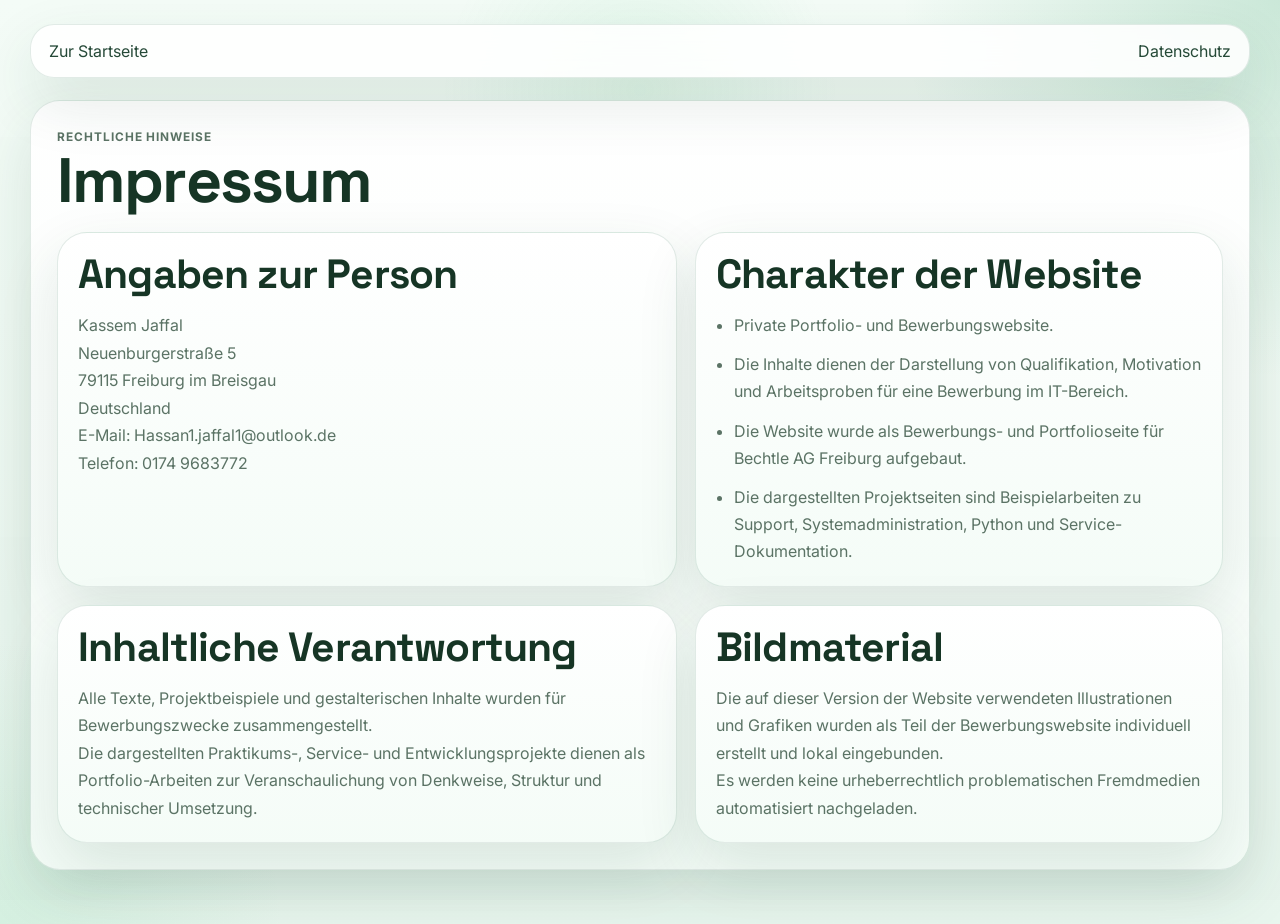
<file: legal/impressum.html>
<!DOCTYPE html>
<html lang="de">
  <head>
    <meta charset="UTF-8" />
    <meta name="viewport" content="width=device-width, initial-scale=1.0" />
    <title>Impressum | Kassem Jaffal</title>
    <link rel="stylesheet" href="../styles.css" />
    <link rel="stylesheet" href="../projects.css" />
  </head>
  <body class="legal-page">
    <div class="legal-shell">
      <nav class="subnav" aria-label="Unterseiten-Navigation">
        <a href="../index.html">Zur Startseite</a>
        <div class="subnav__links">
          <a href="datenschutz.html">Datenschutz</a>
        </div>
      </nav>

      <section class="legal-panel">
        <p class="eyebrow">Rechtliche Hinweise</p>
        <h1>Impressum</h1>
        <div class="legal-grid">
          <article class="checkout-box">
            <h2>Angaben zur Person</h2>
            <p>Kassem Jaffal</p>
            <p>Neuenburgerstraße 5</p>
            <p>79115 Freiburg im Breisgau</p>
            <p>Deutschland</p>
            <p>E-Mail: Hassan1.jaffal1@outlook.de</p>
            <p>Telefon: 0174 9683772</p>
          </article>

          <article class="checkout-box">
            <h2>Charakter der Website</h2>
            <ul class="legal-list">
              <li>Private Portfolio- und Bewerbungswebsite.</li>
              <li>Die Inhalte dienen der Darstellung von Qualifikation, Motivation und Arbeitsproben für eine Bewerbung im IT-Bereich.</li>
              <li>Die Website wurde als Bewerbungs- und Portfolioseite für Bechtle AG Freiburg aufgebaut.</li>
              <li>Die dargestellten Projektseiten sind Beispielarbeiten zu Support, Systemadministration, Python und Service-Dokumentation.</li>
            </ul>
          </article>

          <article class="checkout-box">
            <h2>Inhaltliche Verantwortung</h2>
            <p>Alle Texte, Projektbeispiele und gestalterischen Inhalte wurden für Bewerbungszwecke zusammengestellt.</p>
            <p>Die dargestellten Praktikums-, Service- und Entwicklungsprojekte dienen als Portfolio-Arbeiten zur Veranschaulichung von Denkweise, Struktur und technischer Umsetzung.</p>
          </article>

          <article class="checkout-box">
            <h2>Bildmaterial</h2>
            <p>Die auf dieser Version der Website verwendeten Illustrationen und Grafiken wurden als Teil der Bewerbungswebsite individuell erstellt und lokal eingebunden.</p>
            <p>Es werden keine urheberrechtlich problematischen Fremdmedien automatisiert nachgeladen.</p>
          </article>
        </div>
      </section>
    </div>
    <script src="../main.js"></script>
  </body>
</html>
</file>
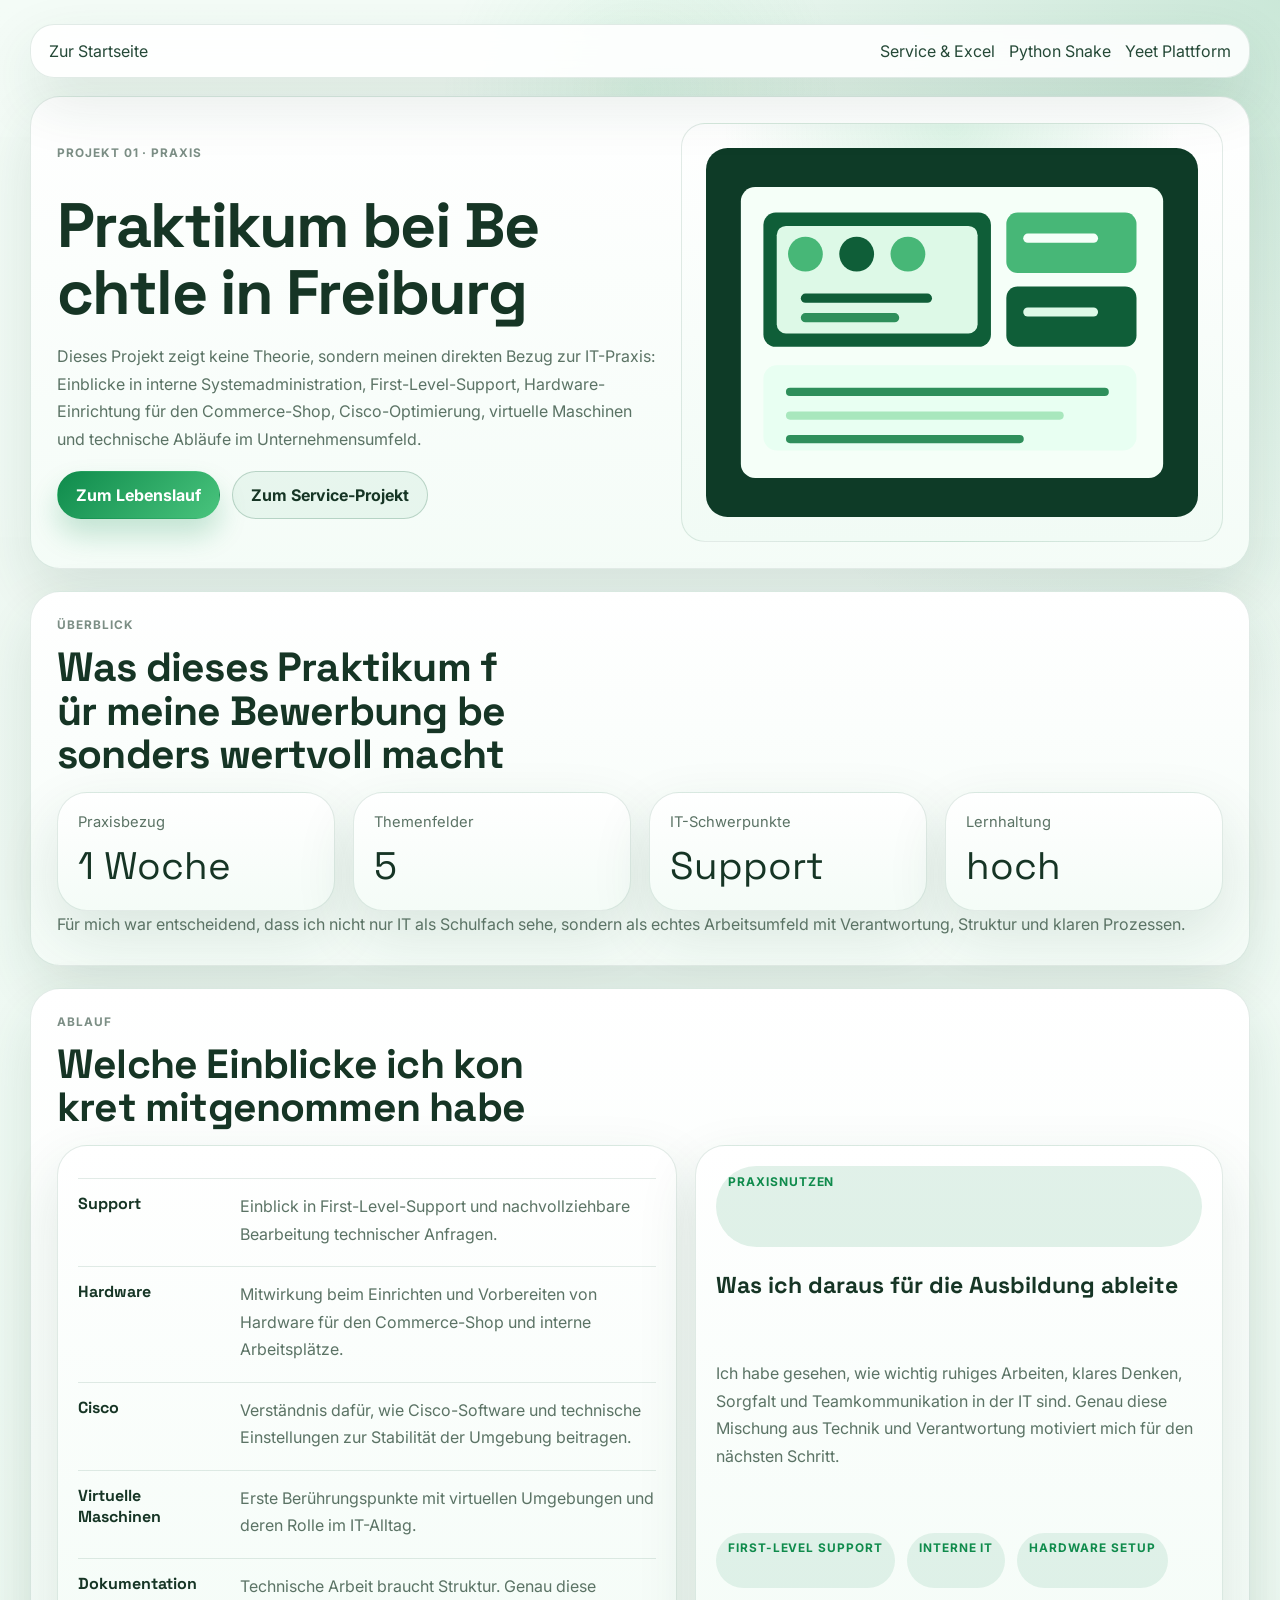
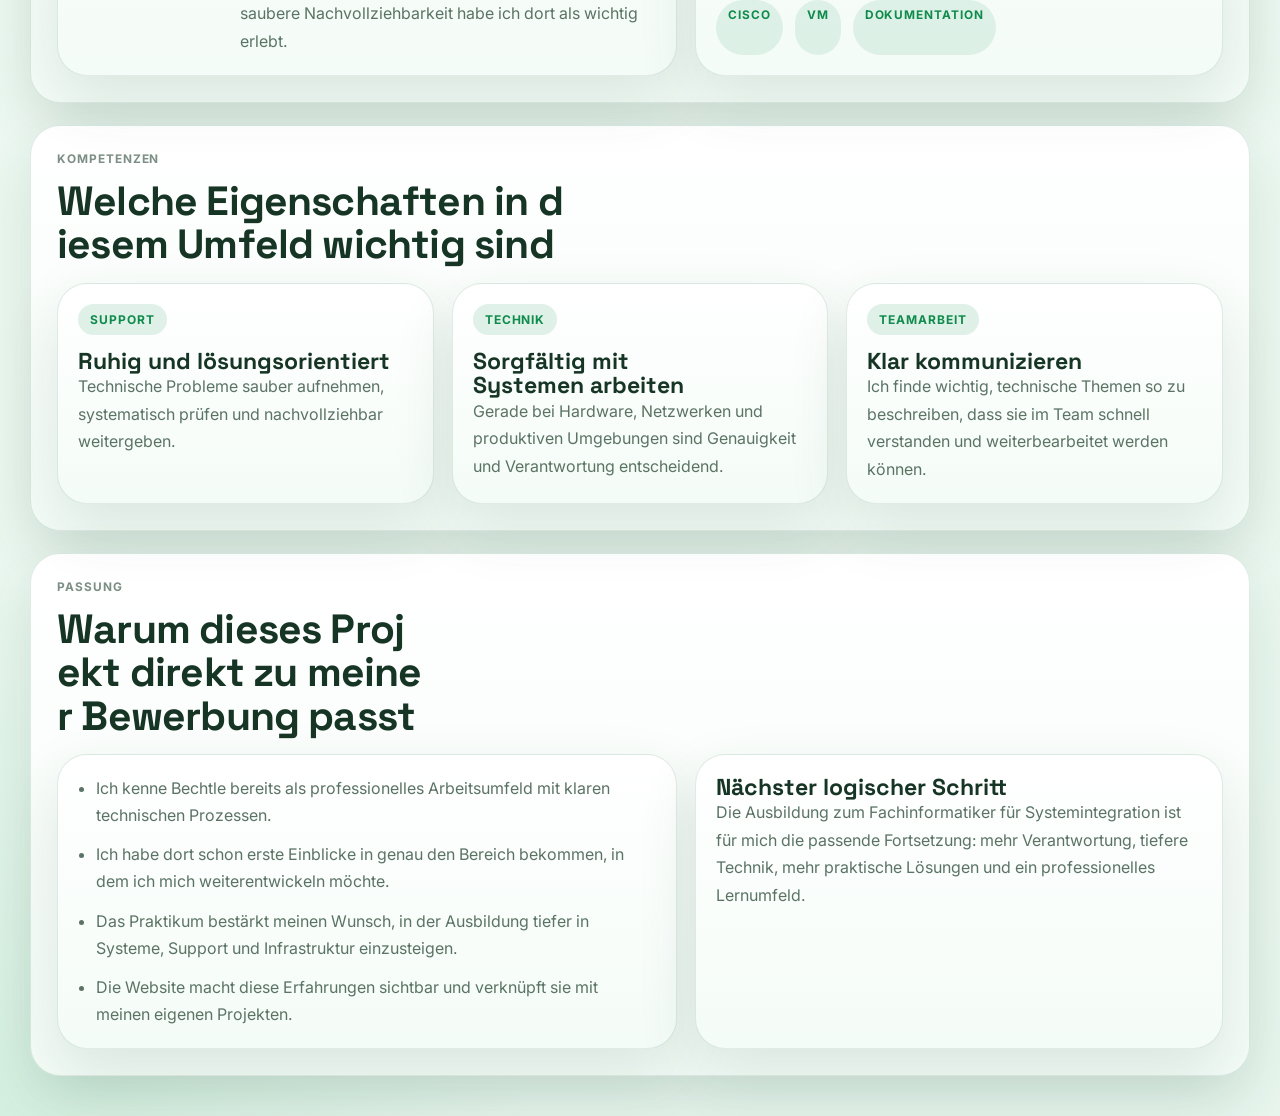
<file: projects/bechtle-praktikum.html>
<!DOCTYPE html>
<html lang="de">
  <head>
    <meta charset="UTF-8" />
    <meta name="viewport" content="width=device-width, initial-scale=1.0" />
    <title>Praktikum Bechtle Freiburg | Kassem Jaffal</title>
    <link rel="stylesheet" href="../styles.css" />
    <link rel="stylesheet" href="../projects.css" />
  </head>
  <body class="project-page">
    <div class="project-shell">
      <nav class="subnav" aria-label="Unterseiten-Navigation">
        <a href="../index.html">Zur Startseite</a>
        <div class="subnav__links">
          <a href="service-excel.html">Service &amp; Excel</a>
          <a href="python-snake.html">Python Snake</a>
          <a href="yeet-platform.html">Yeet Plattform</a>
        </div>
      </nav>

      <section class="project-hero" data-reveal>
        <div class="project-hero__copy">
          <p class="eyebrow">Projekt 01 · Praxis</p>
          <h1>Praktikum bei Bechtle in Freiburg</h1>
          <p class="project-copy">
            Dieses Projekt zeigt keine Theorie, sondern meinen direkten Bezug zur
            IT-Praxis: Einblicke in interne Systemadministration, First-Level-Support,
            Hardware-Einrichtung für den Commerce-Shop, Cisco-Optimierung,
            virtuelle Maschinen und technische Abläufe im Unternehmensumfeld.
          </p>
          <div class="button-row">
            <a class="button button--primary" href="../index.html#lebenslauf">Zum Lebenslauf</a>
            <a class="button button--secondary" href="service-excel.html">Zum Service-Projekt</a>
          </div>
        </div>

        <div class="project-hero__visual">
          <img class="is-illustration" src="../assets/system-admin.svg" alt="Illustration zu Support und Systemadministration" />
        </div>
      </section>

      <section class="project-panel" data-reveal>
        <p class="eyebrow">Überblick</p>
        <h2>Was dieses Praktikum für meine Bewerbung besonders wertvoll macht</h2>
        <div class="dashboard-grid">
          <article class="dashboard-metric">
            <span class="dashboard-metric__label">Praxisbezug</span>
            <span class="dashboard-metric__value">1 Woche</span>
          </article>
          <article class="dashboard-metric">
            <span class="dashboard-metric__label">Themenfelder</span>
            <span class="dashboard-metric__value">5</span>
          </article>
          <article class="dashboard-metric">
            <span class="dashboard-metric__label">IT-Schwerpunkte</span>
            <span class="dashboard-metric__value">Support</span>
          </article>
          <article class="dashboard-metric">
            <span class="dashboard-metric__label">Lernhaltung</span>
            <span class="dashboard-metric__value">hoch</span>
          </article>
        </div>
        <p class="metric-note">
          Für mich war entscheidend, dass ich nicht nur IT als Schulfach sehe,
          sondern als echtes Arbeitsumfeld mit Verantwortung, Struktur und klaren Prozessen.
        </p>
      </section>

      <section class="project-panel" data-reveal>
        <p class="eyebrow">Ablauf</p>
        <h2>Welche Einblicke ich konkret mitgenommen habe</h2>
        <div class="chart-layout">
          <article class="chart-panel">
            <div class="timeline-flow">
              <div class="flow-row">
                <strong>Support</strong>
                <p>Einblick in First-Level-Support und nachvollziehbare Bearbeitung technischer Anfragen.</p>
              </div>
              <div class="flow-row">
                <strong>Hardware</strong>
                <p>Mitwirkung beim Einrichten und Vorbereiten von Hardware für den Commerce-Shop und interne Arbeitsplätze.</p>
              </div>
              <div class="flow-row">
                <strong>Cisco</strong>
                <p>Verständnis dafür, wie Cisco-Software und technische Einstellungen zur Stabilität der Umgebung beitragen.</p>
              </div>
              <div class="flow-row">
                <strong>Virtuelle Maschinen</strong>
                <p>Erste Berührungspunkte mit virtuellen Umgebungen und deren Rolle im IT-Alltag.</p>
              </div>
              <div class="flow-row">
                <strong>Dokumentation</strong>
                <p>Technische Arbeit braucht Struktur. Genau diese saubere Nachvollziehbarkeit habe ich dort als wichtig erlebt.</p>
              </div>
            </div>
          </article>

          <article class="spotlight-card">
            <span class="insight-card__kicker">Praxisnutzen</span>
            <h3>Was ich daraus für die Ausbildung ableite</h3>
            <p>
              Ich habe gesehen, wie wichtig ruhiges Arbeiten, klares Denken,
              Sorgfalt und Teamkommunikation in der IT sind. Genau diese Mischung
              aus Technik und Verantwortung motiviert mich für den nächsten Schritt.
            </p>
            <div class="pill-list">
              <span>First-Level Support</span>
              <span>Interne IT</span>
              <span>Hardware Setup</span>
              <span>Cisco</span>
              <span>VM</span>
              <span>Dokumentation</span>
            </div>
          </article>
        </div>
      </section>

      <section class="project-panel" data-reveal>
        <p class="eyebrow">Kompetenzen</p>
        <h2>Welche Eigenschaften in diesem Umfeld wichtig sind</h2>
        <div class="crm-grid">
          <article class="crm-card">
            <span class="insight-card__kicker">Support</span>
            <h3>Ruhig und lösungsorientiert</h3>
            <p>Technische Probleme sauber aufnehmen, systematisch prüfen und nachvollziehbar weitergeben.</p>
          </article>
          <article class="crm-card">
            <span class="insight-card__kicker">Technik</span>
            <h3>Sorgfältig mit Systemen arbeiten</h3>
            <p>Gerade bei Hardware, Netzwerken und produktiven Umgebungen sind Genauigkeit und Verantwortung entscheidend.</p>
          </article>
          <article class="crm-card">
            <span class="insight-card__kicker">Teamarbeit</span>
            <h3>Klar kommunizieren</h3>
            <p>Ich finde wichtig, technische Themen so zu beschreiben, dass sie im Team schnell verstanden und weiterbearbeitet werden können.</p>
          </article>
        </div>
      </section>

      <section class="project-panel" data-reveal>
        <p class="eyebrow">Passung</p>
        <h2>Warum dieses Projekt direkt zu meiner Bewerbung passt</h2>
        <div class="project-split">
          <article class="checkout-box">
            <ul class="project-list">
              <li>Ich kenne Bechtle bereits als professionelles Arbeitsumfeld mit klaren technischen Prozessen.</li>
              <li>Ich habe dort schon erste Einblicke in genau den Bereich bekommen, in dem ich mich weiterentwickeln möchte.</li>
              <li>Das Praktikum bestärkt meinen Wunsch, in der Ausbildung tiefer in Systeme, Support und Infrastruktur einzusteigen.</li>
              <li>Die Website macht diese Erfahrungen sichtbar und verknüpft sie mit meinen eigenen Projekten.</li>
            </ul>
          </article>

          <article class="checkout-box">
            <h3>Nächster logischer Schritt</h3>
            <p>
              Die Ausbildung zum Fachinformatiker für Systemintegration ist für mich
              die passende Fortsetzung: mehr Verantwortung, tiefere Technik, mehr
              praktische Lösungen und ein professionelles Lernumfeld.
            </p>
          </article>
        </div>
      </section>
    </div>
    <script src="../main.js"></script>
  </body>
</html>
</file>
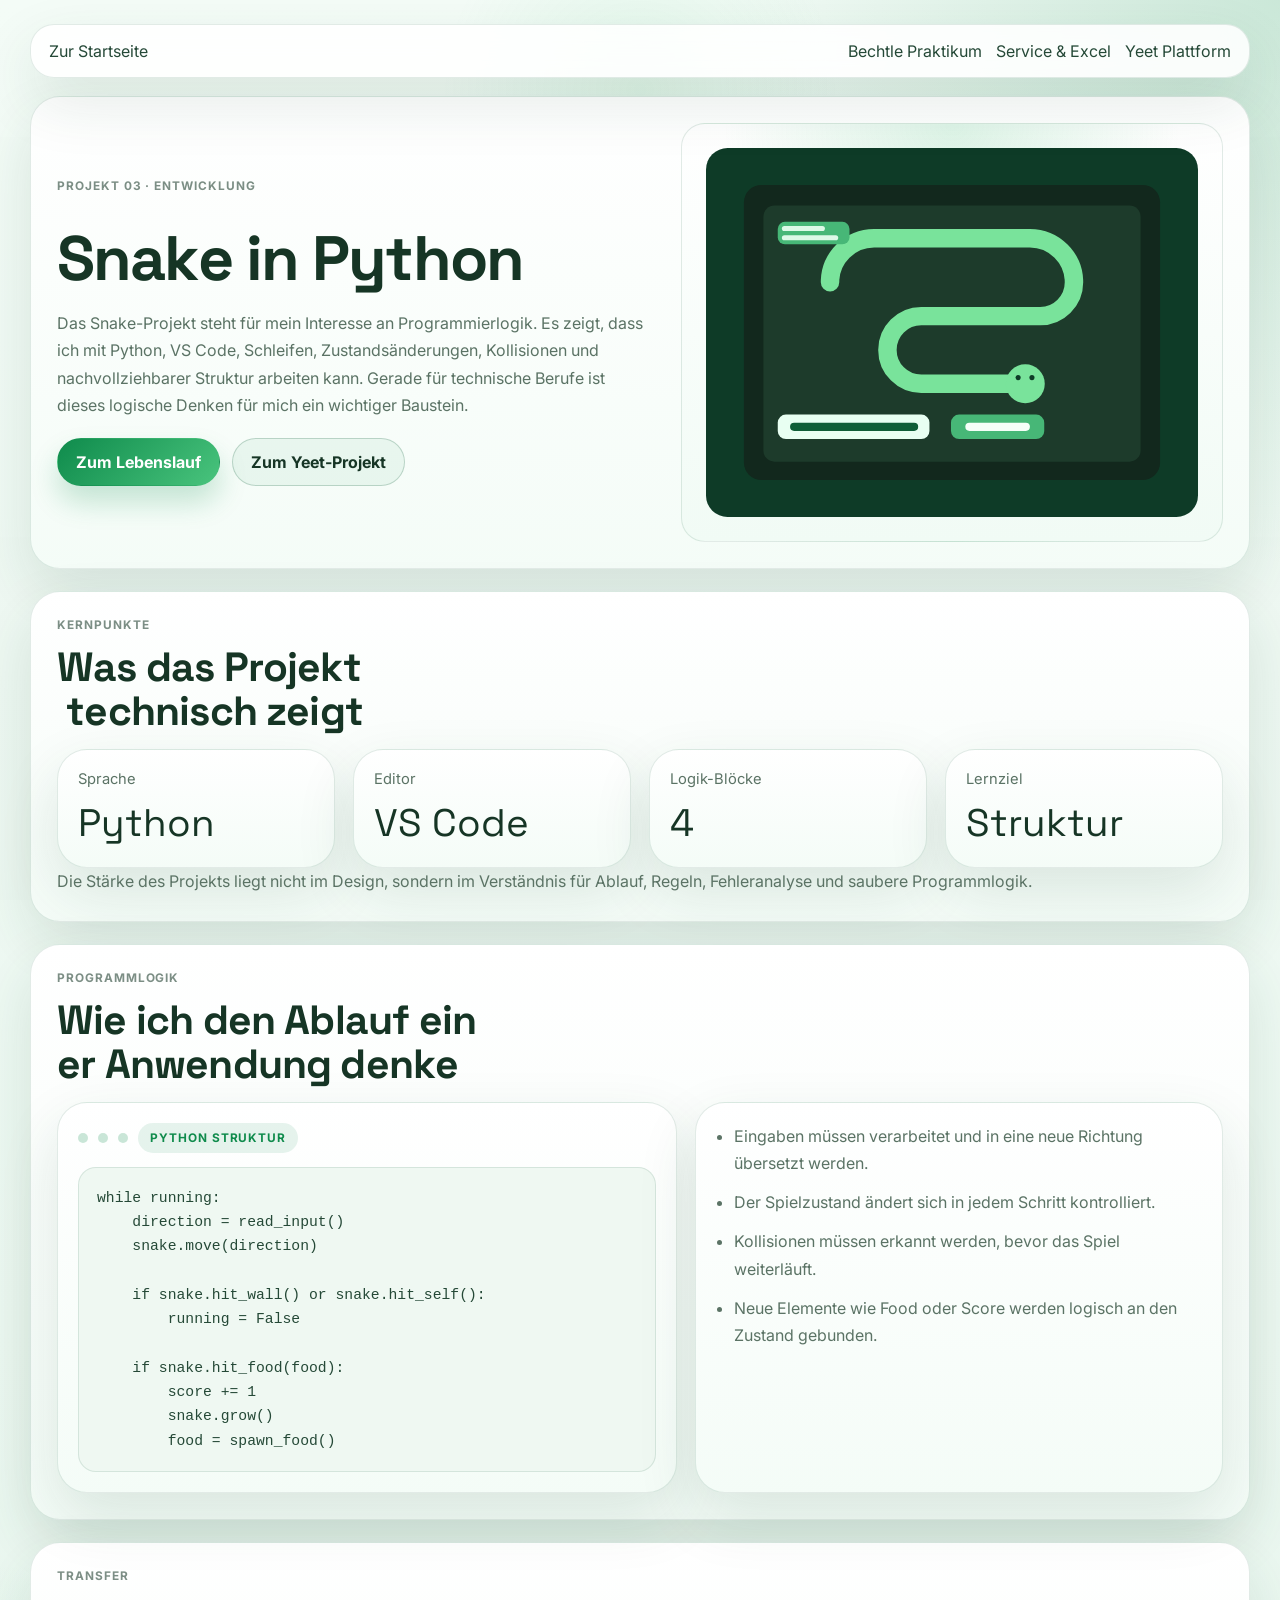
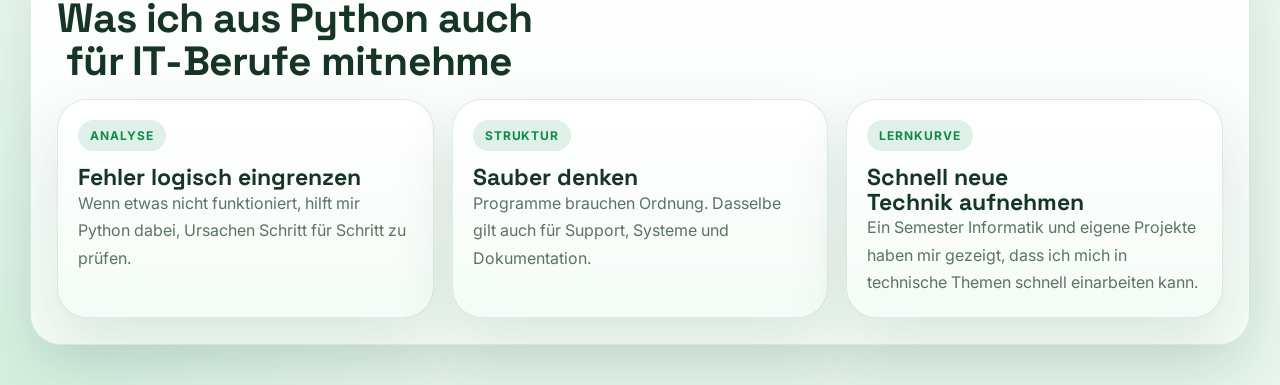
<file: projects/python-snake.html>
<!DOCTYPE html>
<html lang="de">
  <head>
    <meta charset="UTF-8" />
    <meta name="viewport" content="width=device-width, initial-scale=1.0" />
    <title>Snake in Python | Kassem Jaffal</title>
    <link rel="stylesheet" href="../styles.css" />
    <link rel="stylesheet" href="../projects.css" />
  </head>
  <body class="project-page">
    <div class="project-shell">
      <nav class="subnav" aria-label="Unterseiten-Navigation">
        <a href="../index.html">Zur Startseite</a>
        <div class="subnav__links">
          <a href="bechtle-praktikum.html">Bechtle Praktikum</a>
          <a href="service-excel.html">Service &amp; Excel</a>
          <a href="yeet-platform.html">Yeet Plattform</a>
        </div>
      </nav>

      <section class="project-hero" data-reveal>
        <div class="project-hero__copy">
          <p class="eyebrow">Projekt 03 · Entwicklung</p>
          <h1>Snake in Python</h1>
          <p class="project-copy">
            Das Snake-Projekt steht für mein Interesse an Programmierlogik.
            Es zeigt, dass ich mit Python, VS Code, Schleifen, Zustandsänderungen,
            Kollisionen und nachvollziehbarer Struktur arbeiten kann. Gerade für
            technische Berufe ist dieses logische Denken für mich ein wichtiger Baustein.
          </p>
          <div class="button-row">
            <a class="button button--primary" href="../index.html#lebenslauf">Zum Lebenslauf</a>
            <a class="button button--secondary" href="yeet-platform.html">Zum Yeet-Projekt</a>
          </div>
        </div>

        <div class="project-hero__visual">
          <img class="is-illustration" src="../assets/snake-python.svg" alt="Illustration zu Snake in Python" />
        </div>
      </section>

      <section class="project-panel" data-reveal>
        <p class="eyebrow">Kernpunkte</p>
        <h2>Was das Projekt technisch zeigt</h2>
        <div class="dashboard-grid">
          <article class="dashboard-metric">
            <span class="dashboard-metric__label">Sprache</span>
            <span class="dashboard-metric__value">Python</span>
          </article>
          <article class="dashboard-metric">
            <span class="dashboard-metric__label">Editor</span>
            <span class="dashboard-metric__value">VS Code</span>
          </article>
          <article class="dashboard-metric">
            <span class="dashboard-metric__label">Logik-Blöcke</span>
            <span class="dashboard-metric__value">4</span>
          </article>
          <article class="dashboard-metric">
            <span class="dashboard-metric__label">Lernziel</span>
            <span class="dashboard-metric__value">Struktur</span>
          </article>
        </div>
        <p class="metric-note">
          Die Stärke des Projekts liegt nicht im Design, sondern im Verständnis für Ablauf, Regeln, Fehleranalyse und saubere Programmlogik.
        </p>
      </section>

      <section class="project-panel" data-reveal>
        <p class="eyebrow">Programmlogik</p>
        <h2>Wie ich den Ablauf einer Anwendung denke</h2>
        <div class="project-split">
          <article class="code-window">
            <div class="code-window__bar">
              <span class="code-window__dot"></span>
              <span class="code-window__dot"></span>
              <span class="code-window__dot"></span>
              <span class="code-window__tag">Python Struktur</span>
            </div>
            <pre>while running:
    direction = read_input()
    snake.move(direction)

    if snake.hit_wall() or snake.hit_self():
        running = False

    if snake.hit_food(food):
        score += 1
        snake.grow()
        food = spawn_food()</pre>
          </article>

          <article class="checkout-box">
            <ul class="project-list">
              <li>Eingaben müssen verarbeitet und in eine neue Richtung übersetzt werden.</li>
              <li>Der Spielzustand ändert sich in jedem Schritt kontrolliert.</li>
              <li>Kollisionen müssen erkannt werden, bevor das Spiel weiterläuft.</li>
              <li>Neue Elemente wie Food oder Score werden logisch an den Zustand gebunden.</li>
            </ul>
          </article>
        </div>
      </section>

      <section class="project-panel" data-reveal>
        <p class="eyebrow">Transfer</p>
        <h2>Was ich aus Python auch für IT-Berufe mitnehme</h2>
        <div class="crm-grid">
          <article class="crm-card">
            <span class="insight-card__kicker">Analyse</span>
            <h3>Fehler logisch eingrenzen</h3>
            <p>Wenn etwas nicht funktioniert, hilft mir Python dabei, Ursachen Schritt für Schritt zu prüfen.</p>
          </article>
          <article class="crm-card">
            <span class="insight-card__kicker">Struktur</span>
            <h3>Sauber denken</h3>
            <p>Programme brauchen Ordnung. Dasselbe gilt auch für Support, Systeme und Dokumentation.</p>
          </article>
          <article class="crm-card">
            <span class="insight-card__kicker">Lernkurve</span>
            <h3>Schnell neue Technik aufnehmen</h3>
            <p>Ein Semester Informatik und eigene Projekte haben mir gezeigt, dass ich mich in technische Themen schnell einarbeiten kann.</p>
          </article>
        </div>
      </section>
    </div>
    <script src="../main.js"></script>
  </body>
</html>
</file>
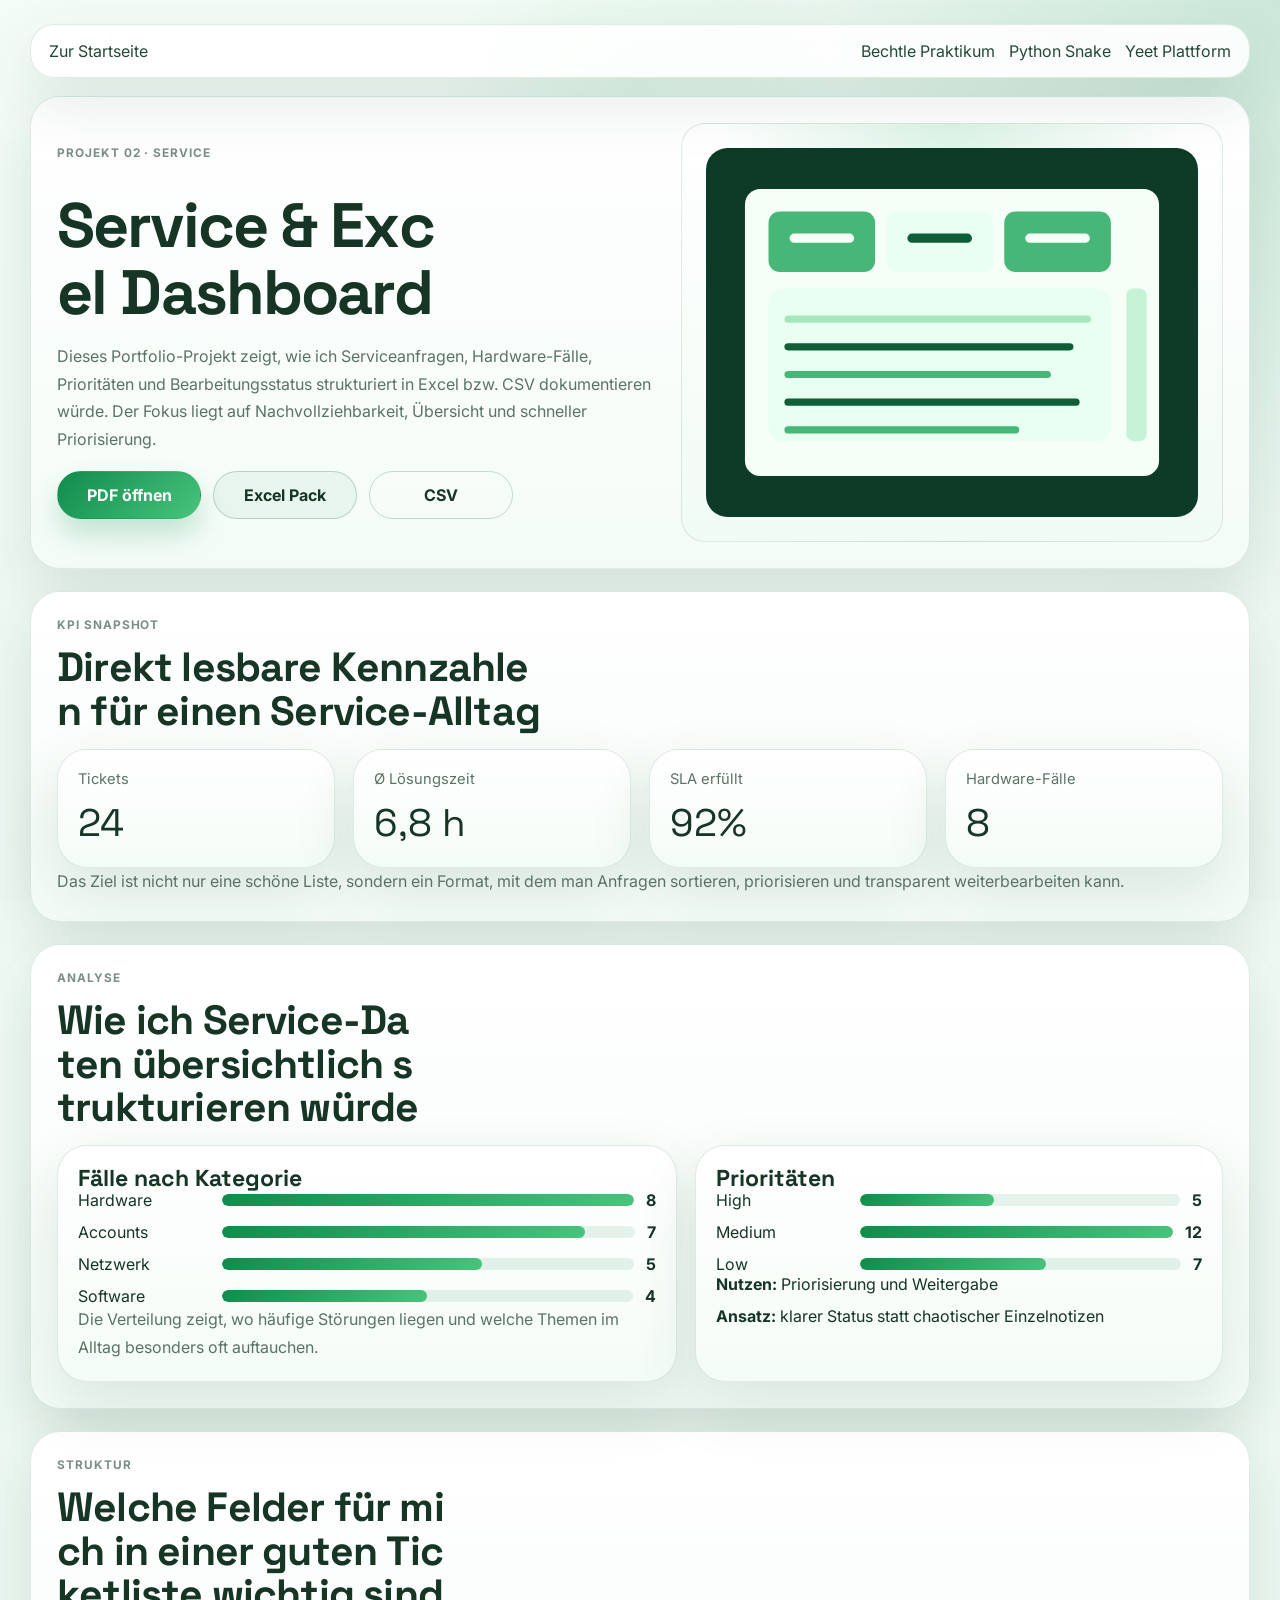
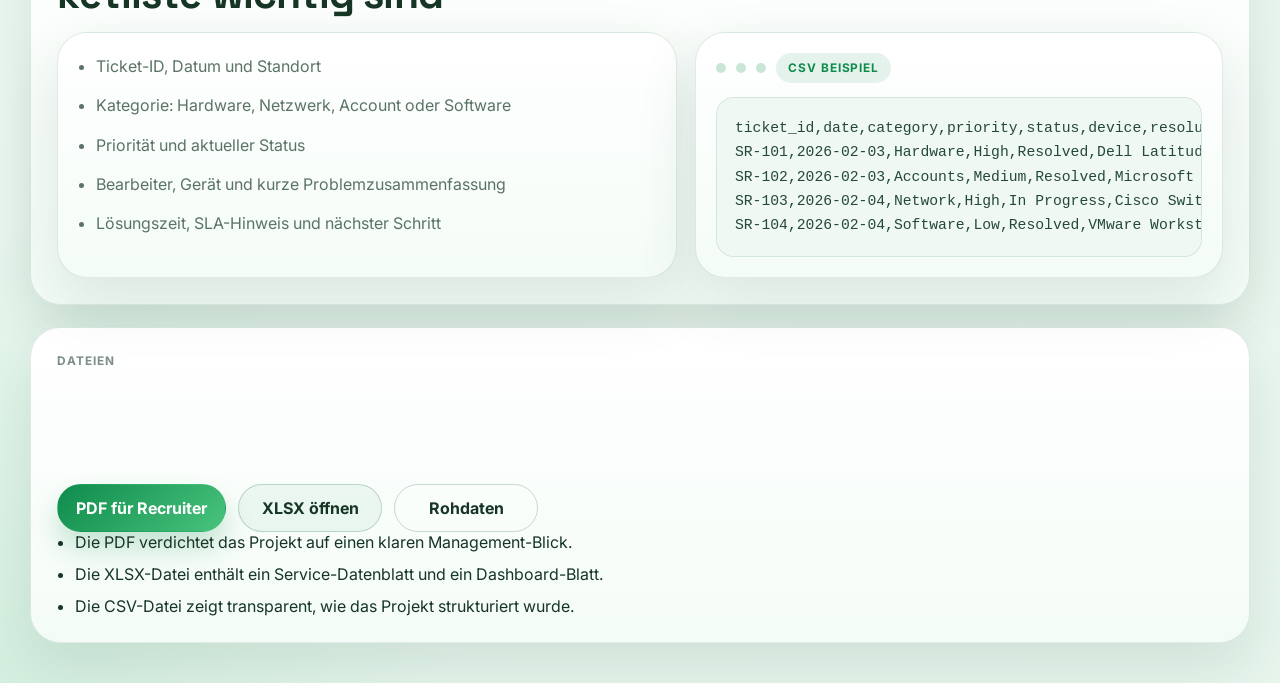
<file: projects/service-excel.html>
<!DOCTYPE html>
<html lang="de">
  <head>
    <meta charset="UTF-8" />
    <meta name="viewport" content="width=device-width, initial-scale=1.0" />
    <title>Service &amp; Excel Dashboard | Kassem Jaffal</title>
    <link rel="stylesheet" href="../styles.css" />
    <link rel="stylesheet" href="../projects.css" />
  </head>
  <body class="project-page">
    <div class="project-shell">
      <nav class="subnav" aria-label="Unterseiten-Navigation">
        <a href="../index.html">Zur Startseite</a>
        <div class="subnav__links">
          <a href="bechtle-praktikum.html">Bechtle Praktikum</a>
          <a href="python-snake.html">Python Snake</a>
          <a href="yeet-platform.html">Yeet Plattform</a>
        </div>
      </nav>

      <section class="project-hero" data-reveal>
        <div class="project-hero__copy">
          <p class="eyebrow">Projekt 02 · Service</p>
          <h1>Service &amp; Excel Dashboard</h1>
          <p class="project-copy">
            Dieses Portfolio-Projekt zeigt, wie ich Serviceanfragen,
            Hardware-Fälle, Prioritäten und Bearbeitungsstatus strukturiert
            in Excel bzw. CSV dokumentieren würde. Der Fokus liegt auf
            Nachvollziehbarkeit, Übersicht und schneller Priorisierung.
          </p>
          <div class="button-row">
            <a class="button button--primary" href="../downloads/Bechtle_IT_Service_Dashboard.pdf">PDF öffnen</a>
            <a class="button button--secondary" href="../downloads/Bechtle_IT_Service_ExcelPack.xlsx">Excel Pack</a>
            <a class="button button--ghost" href="../downloads/bechtle_service_requests.csv">CSV</a>
          </div>
        </div>

        <div class="project-hero__visual">
          <img class="is-illustration" src="../assets/service-excel.svg" alt="Illustration zu Service, Excel und Ticketstruktur" />
        </div>
      </section>

      <section class="project-panel" data-reveal>
        <p class="eyebrow">KPI Snapshot</p>
        <h2>Direkt lesbare Kennzahlen für einen Service-Alltag</h2>
        <div class="dashboard-grid">
          <article class="dashboard-metric">
            <span class="dashboard-metric__label">Tickets</span>
            <span class="dashboard-metric__value">24</span>
          </article>
          <article class="dashboard-metric">
            <span class="dashboard-metric__label">Ø Lösungszeit</span>
            <span class="dashboard-metric__value">6,8 h</span>
          </article>
          <article class="dashboard-metric">
            <span class="dashboard-metric__label">SLA erfüllt</span>
            <span class="dashboard-metric__value">92%</span>
          </article>
          <article class="dashboard-metric">
            <span class="dashboard-metric__label">Hardware-Fälle</span>
            <span class="dashboard-metric__value">8</span>
          </article>
        </div>
        <p class="metric-note">
          Das Ziel ist nicht nur eine schöne Liste, sondern ein Format, mit dem man Anfragen sortieren, priorisieren und transparent weiterbearbeiten kann.
        </p>
      </section>

      <section class="project-panel" data-reveal>
        <p class="eyebrow">Analyse</p>
        <h2>Wie ich Service-Daten übersichtlich strukturieren würde</h2>
        <div class="chart-layout">
          <article class="chart-panel">
            <h3>Fälle nach Kategorie</h3>
            <div class="bar-chart">
              <div class="bar-row">
                <span>Hardware</span>
                <div class="bar-track"><div class="bar-fill" style="width: 100%"></div></div>
                <strong>8</strong>
              </div>
              <div class="bar-row">
                <span>Accounts</span>
                <div class="bar-track"><div class="bar-fill" style="width: 88%"></div></div>
                <strong>7</strong>
              </div>
              <div class="bar-row">
                <span>Netzwerk</span>
                <div class="bar-track"><div class="bar-fill" style="width: 63%"></div></div>
                <strong>5</strong>
              </div>
              <div class="bar-row">
                <span>Software</span>
                <div class="bar-track"><div class="bar-fill" style="width: 50%"></div></div>
                <strong>4</strong>
              </div>
            </div>
            <p class="chart-caption">Die Verteilung zeigt, wo häufige Störungen liegen und welche Themen im Alltag besonders oft auftauchen.</p>
          </article>

          <article class="chart-panel">
            <h3>Prioritäten</h3>
            <div class="mini-bars">
              <div class="bar-row">
                <span>High</span>
                <div class="bar-track"><div class="bar-fill" style="width: 42%"></div></div>
                <strong>5</strong>
              </div>
              <div class="bar-row">
                <span>Medium</span>
                <div class="bar-track"><div class="bar-fill" style="width: 100%"></div></div>
                <strong>12</strong>
              </div>
              <div class="bar-row">
                <span>Low</span>
                <div class="bar-track"><div class="bar-fill" style="width: 58%"></div></div>
                <strong>7</strong>
              </div>
            </div>
            <div class="legend">
              <span><strong>Nutzen:</strong> Priorisierung und Weitergabe</span>
              <span><strong>Ansatz:</strong> klarer Status statt chaotischer Einzelnotizen</span>
            </div>
          </article>
        </div>
      </section>

      <section class="project-panel" data-reveal>
        <p class="eyebrow">Struktur</p>
        <h2>Welche Felder für mich in einer guten Ticketliste wichtig sind</h2>
        <div class="project-split">
          <article class="checkout-box">
            <ul class="project-list">
              <li>Ticket-ID, Datum und Standort</li>
              <li>Kategorie: Hardware, Netzwerk, Account oder Software</li>
              <li>Priorität und aktueller Status</li>
              <li>Bearbeiter, Gerät und kurze Problemzusammenfassung</li>
              <li>Lösungszeit, SLA-Hinweis und nächster Schritt</li>
            </ul>
          </article>

          <article class="code-window">
            <div class="code-window__bar">
              <span class="code-window__dot"></span>
              <span class="code-window__dot"></span>
              <span class="code-window__dot"></span>
              <span class="code-window__tag">CSV Beispiel</span>
            </div>
            <pre>ticket_id,date,category,priority,status,device,resolution_hours
SR-101,2026-02-03,Hardware,High,Resolved,Dell Latitude,3.5
SR-102,2026-02-03,Accounts,Medium,Resolved,Microsoft 365,1.2
SR-103,2026-02-04,Network,High,In Progress,Cisco Switch,6.0
SR-104,2026-02-04,Software,Low,Resolved,VMware Workstation,4.1</pre>
          </article>
        </div>
      </section>

      <section class="project-panel" data-reveal>
        <p class="eyebrow">Dateien</p>
        <h2>Direkt verwendbare Bewerbungs-Assets</h2>
        <div class="download-row">
          <a class="button button--primary" href="../downloads/Bechtle_IT_Service_Dashboard.pdf">PDF für Recruiter</a>
          <a class="button button--secondary" href="../downloads/Bechtle_IT_Service_ExcelPack.xlsx">XLSX öffnen</a>
          <a class="button button--ghost" href="../downloads/bechtle_service_requests.csv">Rohdaten</a>
        </div>
        <ul class="download-list">
          <li>Die PDF verdichtet das Projekt auf einen klaren Management-Blick.</li>
          <li>Die XLSX-Datei enthält ein Service-Datenblatt und ein Dashboard-Blatt.</li>
          <li>Die CSV-Datei zeigt transparent, wie das Projekt strukturiert wurde.</li>
        </ul>
      </section>
    </div>
    <script src="../main.js"></script>
  </body>
</html>
</file>
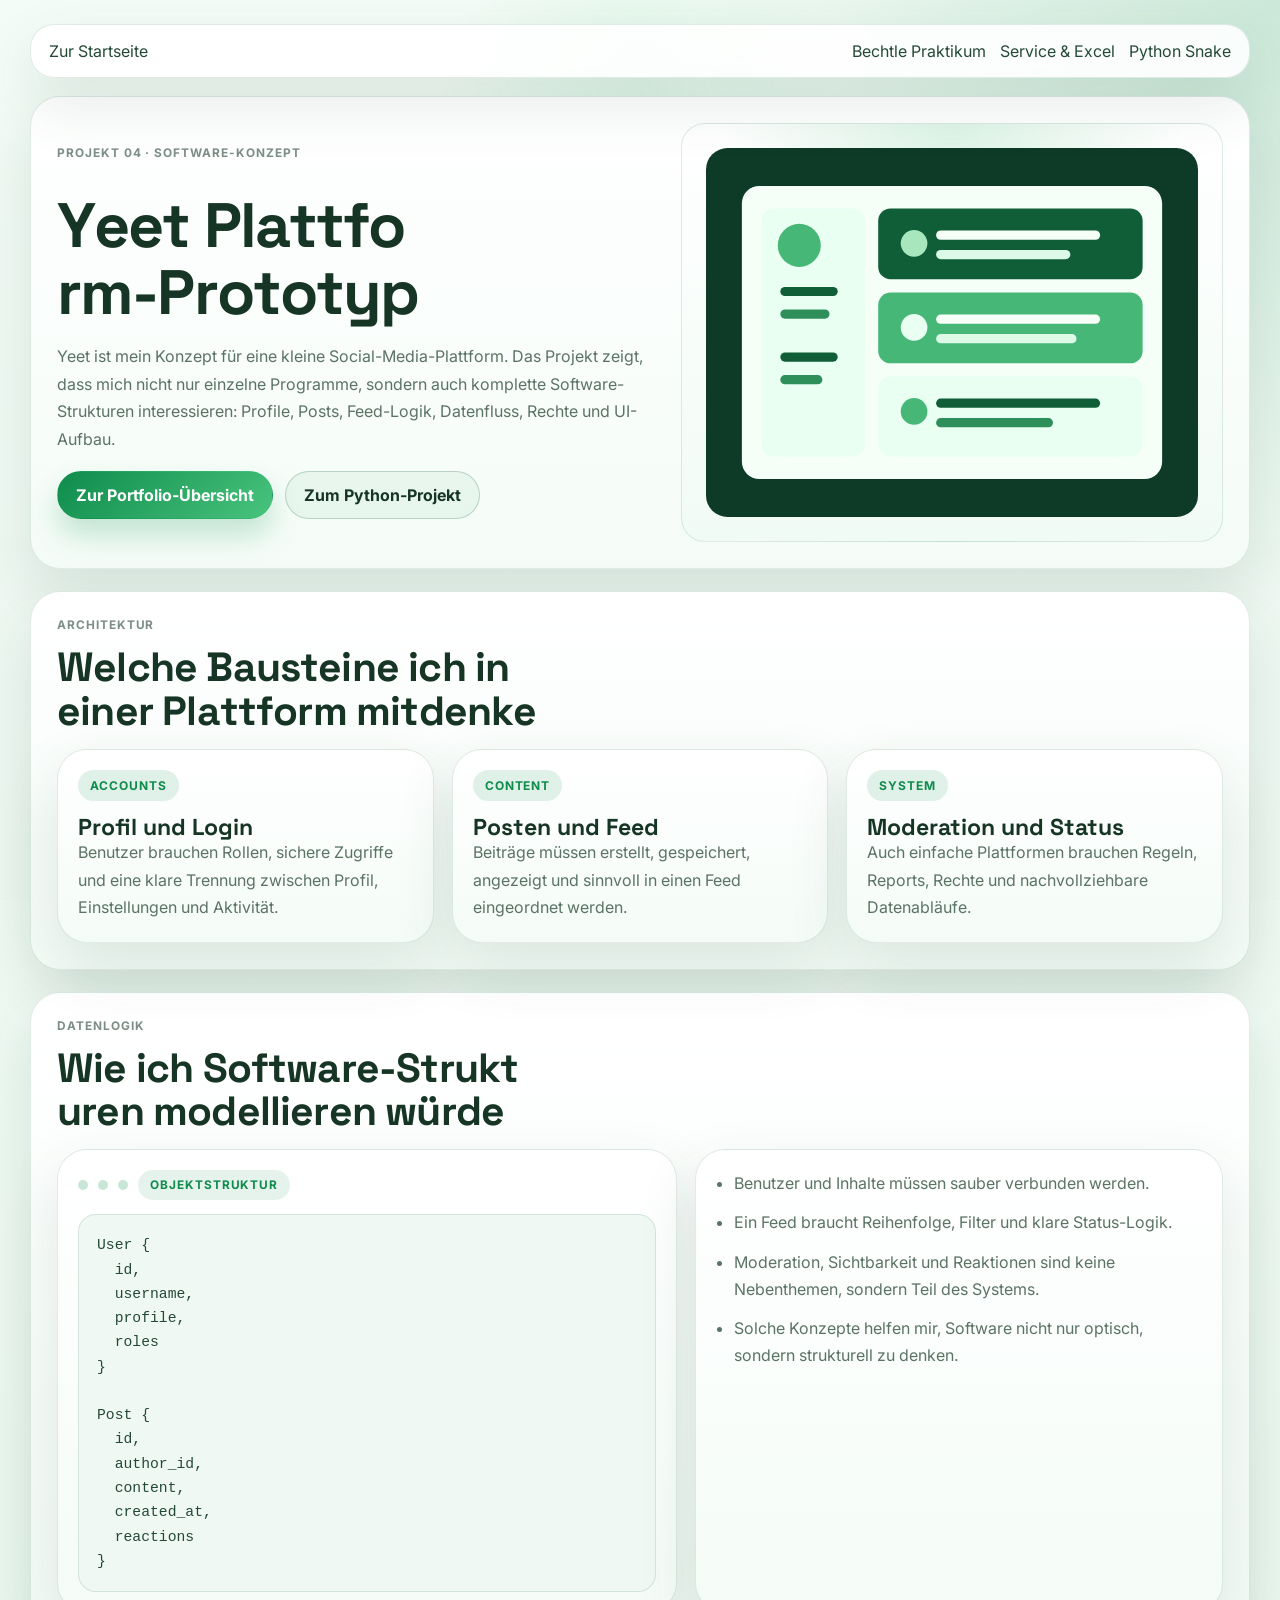
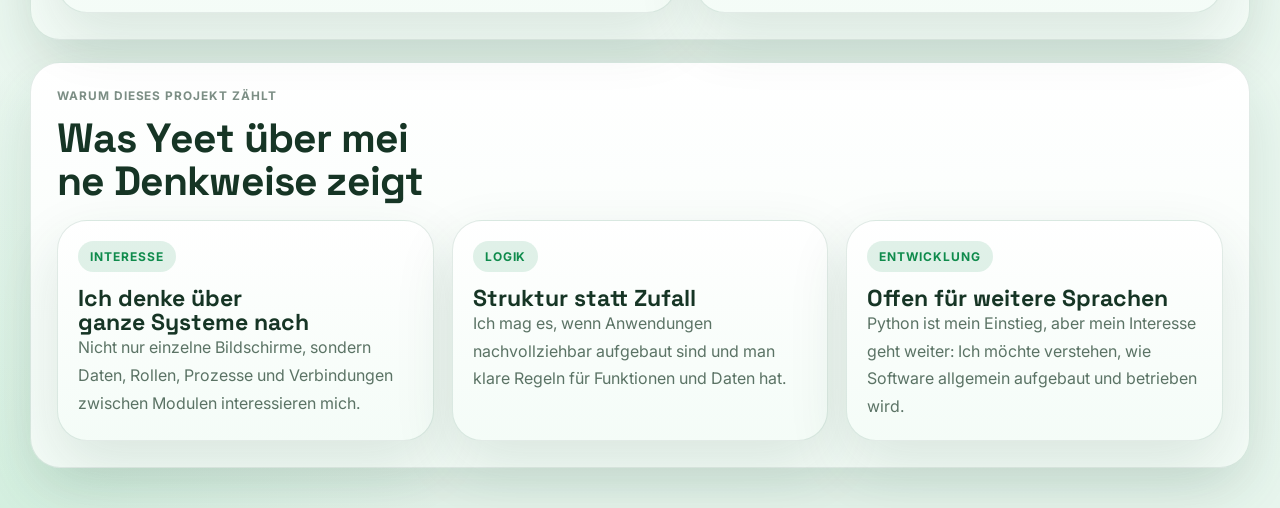
<file: projects/yeet-platform.html>
<!DOCTYPE html>
<html lang="de">
  <head>
    <meta charset="UTF-8" />
    <meta name="viewport" content="width=device-width, initial-scale=1.0" />
    <title>Yeet Plattform-Prototyp | Kassem Jaffal</title>
    <link rel="stylesheet" href="../styles.css" />
    <link rel="stylesheet" href="../projects.css" />
  </head>
  <body class="project-page">
    <div class="project-shell">
      <nav class="subnav" aria-label="Unterseiten-Navigation">
        <a href="../index.html">Zur Startseite</a>
        <div class="subnav__links">
          <a href="bechtle-praktikum.html">Bechtle Praktikum</a>
          <a href="service-excel.html">Service &amp; Excel</a>
          <a href="python-snake.html">Python Snake</a>
        </div>
      </nav>

      <section class="project-hero" data-reveal>
        <div class="project-hero__copy">
          <p class="eyebrow">Projekt 04 · Software-Konzept</p>
          <h1>Yeet Plattform-Prototyp</h1>
          <p class="project-copy">
            Yeet ist mein Konzept für eine kleine Social-Media-Plattform.
            Das Projekt zeigt, dass mich nicht nur einzelne Programme,
            sondern auch komplette Software-Strukturen interessieren:
            Profile, Posts, Feed-Logik, Datenfluss, Rechte und UI-Aufbau.
          </p>
          <div class="button-row">
            <a class="button button--primary" href="../index.html#portfolio">Zur Portfolio-Übersicht</a>
            <a class="button button--secondary" href="python-snake.html">Zum Python-Projekt</a>
          </div>
        </div>

        <div class="project-hero__visual">
          <img class="is-illustration" src="../assets/yeet-platform.svg" alt="Illustration zu einer Social-Media-Plattform" />
        </div>
      </section>

      <section class="project-panel" data-reveal>
        <p class="eyebrow">Architektur</p>
        <h2>Welche Bausteine ich in einer Plattform mitdenke</h2>
        <div class="stack-grid">
          <article class="stack-card">
            <span class="insight-card__kicker">Accounts</span>
            <h3>Profil und Login</h3>
            <p>Benutzer brauchen Rollen, sichere Zugriffe und eine klare Trennung zwischen Profil, Einstellungen und Aktivität.</p>
          </article>
          <article class="stack-card">
            <span class="insight-card__kicker">Content</span>
            <h3>Posten und Feed</h3>
            <p>Beiträge müssen erstellt, gespeichert, angezeigt und sinnvoll in einen Feed eingeordnet werden.</p>
          </article>
          <article class="stack-card">
            <span class="insight-card__kicker">System</span>
            <h3>Moderation und Status</h3>
            <p>Auch einfache Plattformen brauchen Regeln, Reports, Rechte und nachvollziehbare Datenabläufe.</p>
          </article>
        </div>
      </section>

      <section class="project-panel" data-reveal>
        <p class="eyebrow">Datenlogik</p>
        <h2>Wie ich Software-Strukturen modellieren würde</h2>
        <div class="project-split">
          <article class="code-window">
            <div class="code-window__bar">
              <span class="code-window__dot"></span>
              <span class="code-window__dot"></span>
              <span class="code-window__dot"></span>
              <span class="code-window__tag">Objektstruktur</span>
            </div>
            <pre>User {
  id,
  username,
  profile,
  roles
}

Post {
  id,
  author_id,
  content,
  created_at,
  reactions
}</pre>
          </article>

          <article class="checkout-box">
            <ul class="project-list">
              <li>Benutzer und Inhalte müssen sauber verbunden werden.</li>
              <li>Ein Feed braucht Reihenfolge, Filter und klare Status-Logik.</li>
              <li>Moderation, Sichtbarkeit und Reaktionen sind keine Nebenthemen, sondern Teil des Systems.</li>
              <li>Solche Konzepte helfen mir, Software nicht nur optisch, sondern strukturell zu denken.</li>
            </ul>
          </article>
        </div>
      </section>

      <section class="project-panel" data-reveal>
        <p class="eyebrow">Warum dieses Projekt zählt</p>
        <h2>Was Yeet über meine Denkweise zeigt</h2>
        <div class="crm-grid">
          <article class="crm-card">
            <span class="insight-card__kicker">Interesse</span>
            <h3>Ich denke über ganze Systeme nach</h3>
            <p>Nicht nur einzelne Bildschirme, sondern Daten, Rollen, Prozesse und Verbindungen zwischen Modulen interessieren mich.</p>
          </article>
          <article class="crm-card">
            <span class="insight-card__kicker">Logik</span>
            <h3>Struktur statt Zufall</h3>
            <p>Ich mag es, wenn Anwendungen nachvollziehbar aufgebaut sind und man klare Regeln für Funktionen und Daten hat.</p>
          </article>
          <article class="crm-card">
            <span class="insight-card__kicker">Entwicklung</span>
            <h3>Offen für weitere Sprachen</h3>
            <p>Python ist mein Einstieg, aber mein Interesse geht weiter: Ich möchte verstehen, wie Software allgemein aufgebaut und betrieben wird.</p>
          </article>
        </div>
      </section>
    </div>
    <script src="../main.js"></script>
  </body>
</html>
</file>
<file: styles.css>
@import url("https://fonts.googleapis.com/css2?family=Inter:wght@400;500;600;700;800&family=Space+Grotesk:wght@500;700&display=swap");

:root {
  --bg: #edf8f1;
  --bg-soft: #ffffff;
  --panel: #ffffff;
  --panel-soft: #f4fcf7;
  --surface: rgba(20, 103, 63, 0.04);
  --surface-strong: rgba(20, 103, 63, 0.09);
  --line: rgba(16, 92, 57, 0.12);
  --line-strong: rgba(16, 92, 57, 0.22);
  --text: #163525;
  --muted: #5b7365;
  --muted-strong: #254937;
  --accent: #0f8b4c;
  --accent-soft: #49c47d;
  --white: #ffffff;
  --shadow: 0 24px 60px rgba(28, 72, 47, 0.12);
  --radius-xl: 34px;
  --radius-lg: 24px;
  --radius-md: 18px;
  --site-width: min(1220px, calc(100% - 32px));
  --title-font: "Space Grotesk", sans-serif;
  --body-font: "Inter", sans-serif;
}

* {
  box-sizing: border-box;
}

html {
  scroll-behavior: smooth;
}

body,
p,
li,
figcaption {
  hyphens: auto;
}

body {
  position: relative;
  isolation: isolate;
  min-height: 100vh;
  --scroll-darkness: 0;
  --pointer-x: 50%;
  --pointer-y: 10%;
  margin: 0;
  font-family: var(--body-font);
  color: var(--text);
  background:
    radial-gradient(circle at top right, rgba(15, 139, 76, 0.18), transparent 22%),
    radial-gradient(circle at bottom left, rgba(73, 196, 125, 0.12), transparent 16%),
    linear-gradient(180deg, #f3fcf6 0%, #e7f6ed 100%);
}

body::before {
  content: "";
  position: fixed;
  inset: 0;
  z-index: -1;
  pointer-events: none;
  background:
    linear-gradient(180deg, rgba(5, 56, 31, 0.04), rgba(5, 56, 31, 0.18)),
    radial-gradient(circle at center, rgba(15, 139, 76, 0.08), transparent 48%);
  opacity: calc(0.06 + (var(--scroll-darkness) * 0.38));
  transition: opacity 180ms linear;
}

body::after {
  content: "";
  position: fixed;
  inset: 0;
  z-index: -1;
  pointer-events: none;
  background:
    radial-gradient(circle 320px at var(--pointer-x) var(--pointer-y), rgba(73, 196, 125, 0.12), transparent 62%);
  opacity: 0.85;
}

img {
  display: block;
  max-width: 100%;
}

a {
  color: inherit;
}

button,
input,
textarea,
select {
  font: inherit;
}

.scroll-progress {
  position: fixed;
  z-index: 70;
  top: 0;
  left: 0;
  width: 0;
  height: 4px;
  background: linear-gradient(90deg, var(--accent), var(--white));
}

.announcement-bar {
  border-bottom: 1px solid var(--line);
  background: linear-gradient(90deg, rgba(15, 139, 76, 0.06), rgba(73, 196, 125, 0.18), rgba(15, 139, 76, 0.06));
}

.announcement-bar__inner,
.site-header__inner,
.hero,
.section,
.site-footer__inner,
.site-footer__meta {
  width: var(--site-width);
  margin-inline: auto;
}

.announcement-bar__inner {
  display: flex;
  align-items: center;
  gap: 14px;
  min-height: 46px;
}

.announcement-bar__label,
.eyebrow,
.brand small,
.brand strong,
.site-nav__link {
  letter-spacing: 0.08em;
  text-transform: uppercase;
}

.announcement-bar__label {
  padding: 6px 10px;
  border-radius: 999px;
  background: rgba(15, 139, 76, 0.12);
  font-size: 0.72rem;
  font-weight: 700;
}

.announcement-bar strong {
  color: var(--muted-strong);
  font-size: 0.92rem;
  font-weight: 600;
}

.site-header {
  position: sticky;
  top: 0;
  z-index: 60;
  border-bottom: 1px solid var(--line);
  backdrop-filter: blur(18px);
  background: rgba(244, 252, 247, 0.86);
  transition: transform 260ms ease, opacity 260ms ease, background-color 260ms ease;
  will-change: transform;
}

.site-header__inner {
  display: flex;
  align-items: center;
  justify-content: space-between;
  gap: 18px;
  min-height: 86px;
}

.brand {
  display: inline-flex;
  align-items: center;
  gap: 14px;
  text-decoration: none;
}

.brand img {
  width: 58px;
  height: 58px;
}

.brand span {
  display: grid;
  gap: 3px;
}

.brand strong {
  font-size: 0.96rem;
}

.brand small {
  color: var(--muted);
  font-size: 0.7rem;
}

.site-nav {
  display: flex;
  align-items: center;
  gap: 10px;
  padding: 8px;
  border: 1px solid var(--line);
  border-radius: 999px;
  background: rgba(15, 139, 76, 0.04);
}

.site-nav__link {
  padding: 10px 14px;
  border-radius: 999px;
  color: var(--muted-strong);
  font-size: 0.73rem;
  text-decoration: none;
}

.site-nav__link:hover,
.site-nav__link.is-active {
  background: var(--accent);
  color: var(--white);
}

.site-header__actions,
.hero__actions,
.portfolio-card__actions {
  display: flex;
  flex-wrap: wrap;
  gap: 12px;
}

.button,
.chip,
.faq-trigger,
.portfolio-card,
.insight-card,
.story-card,
.trend-card {
  transition:
    transform 180ms ease,
    background-color 180ms ease,
    border-color 180ms ease,
    color 180ms ease,
    box-shadow 180ms ease;
}

.button {
  display: inline-flex;
  align-items: center;
  justify-content: center;
  min-width: 144px;
  padding: 13px 18px;
  border: 1px solid transparent;
  border-radius: 999px;
  text-decoration: none;
  font-weight: 700;
}

.button:hover,
.chip:hover,
.faq-trigger:hover,
.portfolio-card:hover,
.insight-card:hover,
.story-card:hover,
.trend-card:hover {
  transform: translateY(-2px);
}

.button--primary,
.download-link {
  color: var(--white);
  background: linear-gradient(135deg, var(--accent), var(--accent-soft));
  box-shadow: 0 16px 28px rgba(15, 139, 76, 0.22);
}

.button--secondary {
  border-color: var(--line-strong);
  background: rgba(15, 139, 76, 0.06);
  color: var(--text);
}

.button--ghost {
  border-color: var(--line-strong);
  background: transparent;
  color: var(--text);
}

.button--card {
  background: var(--accent);
  color: var(--white);
}

body.is-scrolling-down .site-header {
  transform: translateY(calc(-100% - 8px));
  opacity: 0;
}

body.is-scrolling-up .site-header,
body:not(.is-scrolling-down) .site-header {
  transform: translateY(0);
  opacity: 1;
}

.hero,
.section,
.site-footer {
  border: 1px solid var(--line);
  border-radius: var(--radius-xl);
  background:
    linear-gradient(180deg, rgba(255, 255, 255, 0.98), rgba(244, 252, 247, 0.98)),
    var(--bg-soft);
  box-shadow: var(--shadow);
}

.hero {
  display: grid;
  grid-template-columns: 1.05fr 0.95fr;
  gap: 26px;
  padding: 28px 0 0;
}

.hero__copy,
.hero__visual,
.section,
.site-footer {
  padding: 30px;
}

.eyebrow {
  margin: 0 0 14px;
  color: rgba(22, 53, 37, 0.56);
  font-size: 0.74rem;
  font-weight: 700;
}

h1,
h2,
h3,
h4 {
  margin: 0;
  font-family: var(--title-font);
  line-height: 1.06;
  text-wrap: balance;
  hyphens: none;
  overflow-wrap: normal;
  word-break: normal;
}

h1 {
  max-width: 14ch;
  font-size: clamp(2.35rem, 4.9vw, 4.3rem);
  letter-spacing: -0.03em;
}

h2 {
  max-width: 20ch;
  font-size: clamp(1.65rem, 3.2vw, 2.55rem);
  letter-spacing: -0.02em;
}

h3 {
  font-size: clamp(1.12rem, 1.8vw, 1.45rem);
}

.hero__lead,
.panel p,
.insight-card p,
.portfolio-card p,
.faq-content p,
.site-footer p,
.story-card p,
.trend-card p {
  margin: 0;
  color: var(--muted);
  line-height: 1.72;
  text-wrap: pretty;
}

.hero__lead {
  max-width: 60ch;
  font-size: 0.98rem;
}

.hero__facts,
.profile-grid,
.insight-grid,
.portfolio-grid,
.site-footer__inner,
.story-grid,
.trend-grid {
  display: grid;
  gap: 20px;
}

.hero__facts {
  grid-template-columns: repeat(3, minmax(0, 1fr));
  margin-top: 30px;
}

.hero__facts article,
.hero__mark-card,
.panel,
.insight-card,
.portfolio-card,
.faq-item,
.story-card,
.trend-card {
  border: 1px solid var(--line);
  border-radius: var(--radius-lg);
  background: rgba(15, 139, 76, 0.04);
  box-shadow: var(--shadow);
}

.hero__facts article {
  padding: 18px;
}

.hero__facts strong {
  display: block;
  margin-bottom: 8px;
  font-family: var(--title-font);
  font-size: 1.85rem;
}

.hero__facts span {
  color: var(--muted);
  line-height: 1.55;
  text-wrap: pretty;
}

.hero__visual {
  display: grid;
  gap: 16px;
}

.status-stack {
  display: flex;
  flex-wrap: wrap;
  gap: 10px;
  margin-top: 18px;
}

.status-pill {
  display: inline-flex;
  padding: 10px 14px;
  border: 1px solid var(--line);
  border-radius: 999px;
  color: var(--muted-strong);
  background: rgba(15, 139, 76, 0.06);
  font-size: 0.86rem;
  font-weight: 600;
}

.portrait-card,
.resume-card,
.signal-card,
.contact-panel {
  position: relative;
  overflow: hidden;
  border: 1px solid var(--line);
  border-radius: var(--radius-lg);
  background: rgba(15, 139, 76, 0.04);
  box-shadow: var(--shadow);
}

[data-spotlight]::before {
  content: "";
  position: absolute;
  inset: 0;
  background:
    radial-gradient(circle 180px at var(--spotlight-x, 50%) var(--spotlight-y, 50%), rgba(73, 196, 125, 0.16), transparent 65%);
  opacity: 0;
  transition: opacity 180ms ease;
  pointer-events: none;
}

[data-spotlight]:hover::before,
[data-spotlight]:focus-within::before {
  opacity: 1;
}

.portrait-card {
  display: grid;
  gap: 18px;
  padding: 20px;
}

.portrait-card__frame {
  position: relative;
  overflow: hidden;
  min-height: 420px;
  border-radius: 24px;
  background:
    radial-gradient(circle at top, rgba(73, 196, 125, 0.16), transparent 46%),
    linear-gradient(180deg, #ffffff, #eef8f2);
}

.portrait-card__photo {
  width: 100%;
  height: 100%;
  min-height: 420px;
  object-fit: cover;
  object-position: center top;
}

.portrait-card__photo.is-fallback {
  object-fit: contain;
  padding: 30px;
}

.portrait-card__copy {
  display: grid;
  gap: 10px;
}

.portrait-card__copy p:last-child {
  margin: 0;
  color: var(--muted);
  line-height: 1.7;
  text-wrap: pretty;
}

.hero__mosaic {
  display: grid;
  grid-template-columns: 1fr 1fr;
  grid-auto-rows: minmax(150px, auto);
  gap: 16px;
}

.signal-card {
  display: grid;
  align-content: start;
  gap: 12px;
  padding: 18px;
}

.signal-card img {
  width: 100%;
  height: 170px;
  object-fit: contain;
  border-radius: 18px;
  background: rgba(255, 255, 255, 0.72);
}

.signal-card p {
  margin: 0;
  color: var(--muted);
  line-height: 1.65;
  text-wrap: pretty;
}

.signal-card--wide {
  grid-column: 1 / -1;
  grid-template-columns: 0.9fr 1.1fr;
  align-items: center;
}

.section {
  margin-top: 24px;
}

.section--rail {
  padding: 16px 30px;
}

.info-rail {
  display: flex;
  flex-wrap: wrap;
  gap: 12px;
}

.info-rail span {
  padding: 12px 14px;
  border: 1px solid var(--line);
  border-radius: 999px;
  color: var(--muted-strong);
  background: rgba(15, 139, 76, 0.05);
}

.section-heading {
  display: grid;
  gap: 10px;
  margin-bottom: 22px;
  max-width: min(100%, 980px);
}

.profile-grid {
  grid-template-columns: 1.2fr 0.8fr;
}

.resume-board {
  display: grid;
  grid-template-columns: 0.9fr 1.15fr 0.95fr;
  gap: 20px;
}

.resume-card {
  display: grid;
  gap: 18px;
  padding: 24px;
}

.resume-card__profile {
  display: grid;
  grid-template-columns: 112px 1fr;
  gap: 16px;
  align-items: center;
}

.resume-card__photo {
  width: 112px;
  height: 112px;
  border-radius: 24px;
  object-fit: cover;
  object-position: center top;
  border: 1px solid var(--line);
  background: rgba(15, 139, 76, 0.05);
}

.resume-card__photo.is-fallback {
  object-fit: contain;
  padding: 14px;
}

.resume-list {
  display: grid;
  gap: 10px;
}

.resume-list p,
.resume-note {
  margin: 0;
  color: var(--muted);
  line-height: 1.7;
}

.timeline {
  display: grid;
  gap: 16px;
}

.timeline-item {
  display: grid;
  grid-template-columns: 110px 1fr;
  gap: 16px;
  padding-top: 16px;
  border-top: 1px solid var(--line);
}

.timeline-item:first-child {
  padding-top: 0;
  border-top: 0;
}

.timeline-item__date {
  color: var(--accent);
  font-size: 0.88rem;
  font-weight: 700;
  letter-spacing: 0.06em;
  text-transform: uppercase;
}

.timeline-item strong {
  display: block;
  margin-bottom: 6px;
}

.timeline-item p {
  margin: 0;
  color: var(--muted);
  line-height: 1.65;
  text-wrap: pretty;
}

.skill-matrix {
  display: flex;
  flex-wrap: wrap;
  gap: 10px;
}

.skill-matrix span {
  display: inline-flex;
  padding: 10px 12px;
  border: 1px solid var(--line);
  border-radius: 14px;
  color: var(--muted-strong);
  background: rgba(15, 139, 76, 0.06);
  font-size: 0.92rem;
  font-weight: 600;
}

.portfolio-card h3,
.insight-card h3,
.trend-card h3,
.story-card h3,
.resume-card h3,
.signal-card h3,
.contact-panel h3,
.faq-trigger {
  line-height: 1.08;
  text-wrap: balance;
}

.portfolio-card p,
.resume-note,
.resume-list p,
.contact-panel p,
.faq-content p,
.portfolio-card__meta {
  text-wrap: pretty;
}

.panel,
.story-card,
.trend-card {
  padding: 24px;
}

.panel--wide {
  display: grid;
  gap: 16px;
}

.check-list,
.footer-links {
  margin: 0;
  padding: 0;
  list-style: none;
}

.check-list {
  display: grid;
  gap: 12px;
}

.check-list li {
  position: relative;
  padding-left: 24px;
  color: var(--muted-strong);
  line-height: 1.6;
}

.check-list li::before {
  content: "";
  position: absolute;
  top: 0.55em;
  left: 0;
  width: 10px;
  height: 10px;
  border-radius: 50%;
  background: linear-gradient(135deg, var(--accent), var(--white));
}

.story-grid {
  grid-template-columns: 1fr 1fr 1fr;
}

.story-card {
  display: grid;
  gap: 16px;
}

.story-card img {
  width: 100%;
  height: 220px;
  object-fit: cover;
  border-radius: 18px;
}

.story-card--accent {
  background:
    linear-gradient(155deg, rgba(15, 139, 76, 0.18), rgba(255, 255, 255, 0.52)),
    rgba(15, 139, 76, 0.04);
}

.trend-grid,
.insight-grid {
  grid-template-columns: repeat(3, minmax(0, 1fr));
}

.portfolio-grid {
  grid-template-columns: repeat(2, minmax(0, 1fr));
}

.insight-card,
.trend-card {
  padding: 22px;
}

.insight-card__kicker,
.portfolio-card__tag {
  display: inline-flex;
  margin-bottom: 14px;
  padding: 8px 12px;
  border-radius: 999px;
  background: rgba(15, 139, 76, 0.12);
  color: var(--accent);
  font-size: 0.75rem;
  font-weight: 700;
  letter-spacing: 0.08em;
  text-transform: uppercase;
}

.portfolio-toolbar {
  display: grid;
  gap: 16px;
  margin-bottom: 16px;
}

.search-field {
  display: grid;
  gap: 10px;
}

.search-field span {
  color: var(--muted-strong);
  font-size: 0.94rem;
}

.search-field input {
  width: 100%;
  padding: 16px 18px;
  border: 1px solid var(--line);
  border-radius: 18px;
  outline: 0;
  color: var(--text);
  background: rgba(15, 139, 76, 0.04);
}

.search-field input:focus {
  border-color: rgba(15, 139, 76, 0.34);
  box-shadow: 0 0 0 4px rgba(15, 139, 76, 0.08);
}

.filter-chips {
  display: flex;
  flex-wrap: wrap;
  gap: 10px;
}

.chip {
  padding: 11px 14px;
  border: 1px solid var(--line);
  border-radius: 999px;
  background: transparent;
  color: var(--text);
  cursor: pointer;
}

.chip.is-active {
  border-color: var(--accent);
  background: var(--accent);
  color: var(--white);
}

.results-copy,
.empty-state {
  margin: 0 0 18px;
  color: var(--muted);
}

.portfolio-card {
  overflow: hidden;
}

.portfolio-card img {
  width: 100%;
  height: 240px;
  object-fit: cover;
}

.portfolio-card__body {
  display: grid;
  gap: 14px;
  padding: 22px;
}

.portfolio-card__meta {
  color: var(--muted-strong);
  font-size: 0.92rem;
}

.portfolio-card.is-hidden {
  display: none;
}

.image-rail {
  overflow: auto;
  margin-inline: -4px;
  padding-bottom: 4px;
}

.image-rail__track {
  display: grid;
  grid-auto-flow: column;
  grid-auto-columns: minmax(220px, 1fr);
  gap: 16px;
  min-width: 100%;
}

.image-rail__card {
  overflow: hidden;
  border: 1px solid var(--line);
  border-radius: var(--radius-lg);
  background: rgba(15, 139, 76, 0.04);
}

.image-rail__card img {
  width: 100%;
  height: 220px;
  object-fit: cover;
}

.image-rail__card p {
  margin: 0;
  padding: 16px 18px;
  color: var(--muted);
}

.faq-list {
  display: grid;
  gap: 14px;
}

.faq-trigger {
  width: 100%;
  padding: 22px;
  border: 0;
  text-align: left;
  color: var(--text);
  background: transparent;
  cursor: pointer;
  font-family: var(--title-font);
  font-size: 1.14rem;
}

.faq-trigger[aria-expanded="true"] {
  color: var(--accent-soft);
}

.faq-content {
  padding: 0 22px 22px;
}

.section--contact {
  margin-bottom: 0;
}

.contact-panel {
  display: grid;
  grid-template-columns: 0.9fr 1.1fr;
  gap: 22px;
  padding: 24px;
}

.contact-panel p {
  margin: 0;
  color: var(--muted);
  line-height: 1.72;
}

.contact-actions {
  display: flex;
  flex-wrap: wrap;
  gap: 12px;
  align-content: start;
}

.site-footer {
  width: var(--site-width);
  margin: 24px auto 36px;
}

.site-footer__inner {
  grid-template-columns: 1.2fr 0.8fr 0.8fr;
}

.footer-links {
  display: grid;
  gap: 10px;
}

.footer-links a,
.site-footer a,
.back-to-top {
  color: var(--muted);
  text-decoration: none;
}

.site-footer__meta {
  display: flex;
  justify-content: space-between;
  gap: 16px;
  padding-top: 22px;
  margin-top: 24px;
  border-top: 1px solid var(--line);
}

.back-to-top {
  white-space: nowrap;
}

.copy-toast {
  position: fixed;
  right: 20px;
  bottom: 20px;
  z-index: 90;
  padding: 14px 18px;
  border: 1px solid var(--line);
  border-radius: 999px;
  color: var(--white);
  background: rgba(14, 90, 52, 0.94);
  box-shadow: var(--shadow);
}

.copy-toast[hidden] {
  display: none;
}

[data-reveal] {
  opacity: 0;
  transform: translateY(18px);
  transition: opacity 480ms ease, transform 480ms ease;
}

[data-reveal].is-visible {
  opacity: 1;
  transform: none;
}

.type-scroll {
  display: block;
}

.type-scroll__char {
  display: inline-block;
  opacity: 0;
  transform: translateY(0.72em);
  filter: blur(4px);
  transition:
    opacity 260ms ease,
    transform 420ms cubic-bezier(0.2, 0.75, 0.2, 1),
    filter 320ms ease;
  transition-delay: calc(var(--char-index) * 18ms);
}

.type-scroll__space {
  white-space: pre;
}

.type-scroll.is-typed .type-scroll__char {
  opacity: 1;
  transform: translateY(0);
  filter: blur(0);
}

@supports (animation-timeline: view()) {
  [data-reveal] {
    opacity: 1;
    transform: none;
    animation: reveal-in linear both;
    animation-timeline: view();
    animation-range: entry 12% cover 32%;
  }
}

@keyframes reveal-in {
  from {
    opacity: 0;
    transform: translateY(18px);
  }
  to {
    opacity: 1;
    transform: translateY(0);
  }
}

@media (max-width: 1120px) {
  .hero,
  .profile-grid,
  .resume-board,
  .story-grid,
  .trend-grid,
  .insight-grid,
  .portfolio-grid,
  .site-footer__inner {
    grid-template-columns: 1fr;
  }

  .site-header__inner {
    flex-wrap: wrap;
    justify-content: center;
    padding: 16px 0;
  }

  .signal-card--wide,
  .contact-panel {
    grid-template-columns: 1fr;
  }
}

@media (max-width: 780px) {
  .announcement-bar__inner,
  .site-header__inner,
  .hero,
  .section,
  .site-footer,
  .site-footer__meta {
    width: min(100% - 20px, 1220px);
  }

  .announcement-bar__inner {
    display: grid;
    padding: 10px 0;
  }

  .site-header__inner {
    display: grid;
    gap: 12px;
    min-height: auto;
    padding: 14px 0;
  }

  .brand {
    justify-content: space-between;
  }

  .site-nav {
    overflow-x: auto;
    flex-wrap: nowrap;
    justify-content: flex-start;
    scrollbar-width: none;
  }

  .site-nav::-webkit-scrollbar {
    display: none;
  }

  .site-nav__link {
    white-space: nowrap;
  }

  .site-header__actions,
  .hero__actions,
  .portfolio-card__actions {
    display: grid;
  }

  .site-header__actions {
    grid-template-columns: 1fr 1fr;
  }

  .hero__copy,
  .hero__visual,
  .section,
  .site-footer {
    padding: 22px;
  }

  h1 {
    max-width: none;
    font-size: clamp(1.95rem, 7.4vw, 3rem);
    line-height: 1.08;
  }

  h2 {
    max-width: none;
    font-size: clamp(1.4rem, 5.6vw, 2rem);
    line-height: 1.1;
  }

  h3 {
    font-size: clamp(1.05rem, 4vw, 1.28rem);
  }

  .hero__facts {
    grid-template-columns: 1fr;
  }

  .portrait-card__frame,
  .site-footer__meta {
    display: grid;
  }

  .hero__mosaic {
    grid-template-columns: 1fr;
  }

  .signal-card--wide {
    grid-column: auto;
  }

  .image-rail__track {
    grid-auto-columns: minmax(260px, 1fr);
  }

  .resume-card__profile,
  .timeline-item,
  .contact-panel {
    grid-template-columns: 1fr;
  }

  .contact-actions {
    display: grid;
  }

  .type-scroll__char {
    transition-delay: calc(var(--char-index) * 10ms);
  }
}

@media (prefers-reduced-motion: reduce) {
  body::before,
  .site-header,
  .button,
  .chip,
  .faq-trigger,
  .portfolio-card,
  .insight-card,
  .story-card,
  .trend-card,
  [data-reveal],
  .type-scroll__char {
    transition: none;
    animation: none;
  }

  .type-scroll__char {
    opacity: 1;
    transform: none;
    filter: none;
  }
}
</file>
<file: projects.css>
@import url("https://fonts.googleapis.com/css2?family=Inter:wght@400;500;600;700;800&family=Space+Grotesk:wght@500;700&display=swap");

.project-page,
.legal-page {
  min-height: 100vh;
  background:
    radial-gradient(circle at top right, rgba(15, 139, 76, 0.18), transparent 24%),
    radial-gradient(circle at bottom left, rgba(73, 196, 125, 0.12), transparent 18%),
    linear-gradient(180deg, #f4fcf7 0%, #e8f6ee 100%);
}

.project-shell,
.legal-shell {
  width: var(--site-width);
  margin: 24px auto 40px;
}

.subnav {
  position: sticky;
  top: 12px;
  z-index: 58;
  display: flex;
  align-items: center;
  justify-content: space-between;
  gap: 16px;
  margin-bottom: 18px;
  padding: 16px 18px;
  border: 1px solid var(--line);
  border-radius: 24px;
  background: rgba(255, 255, 255, 0.88);
  box-shadow: var(--shadow);
  backdrop-filter: blur(16px);
  transition: transform 260ms ease, opacity 260ms ease;
  will-change: transform;
}

.subnav a {
  color: var(--muted-strong);
  text-decoration: none;
}

.subnav a:hover {
  color: var(--accent);
}

.subnav__links {
  display: flex;
  flex-wrap: wrap;
  gap: 14px;
}

body.is-scrolling-down .subnav {
  transform: translateY(calc(-100% - 12px));
  opacity: 0;
}

body.is-scrolling-up .subnav,
body:not(.is-scrolling-down) .subnav {
  transform: translateY(0);
  opacity: 1;
}

.project-hero,
.project-panel,
.legal-panel,
.dashboard-metric,
.chart-panel,
.crm-card,
.checkout-box,
.code-window,
.stack-card,
.spotlight-card {
  border: 1px solid var(--line);
  border-radius: 30px;
  background:
    linear-gradient(180deg, rgba(255, 255, 255, 0.98), rgba(244, 252, 247, 0.98)),
    var(--bg-soft);
  box-shadow: var(--shadow);
}

.project-hero {
  display: grid;
  grid-template-columns: 1.05fr 0.95fr;
  gap: 24px;
  padding: 26px;
}

.project-hero__copy {
  display: grid;
  align-content: center;
  gap: 18px;
}

.project-hero__copy h1 {
  max-width: 12ch;
}

.project-copy,
.metric-note,
.legal-panel p,
.legal-panel li,
.chart-caption,
.checkout-box p,
.checkout-box li,
.flow-row p,
.crm-card p,
.stack-card p,
.spotlight-card p {
  margin: 0;
  color: var(--muted);
  line-height: 1.72;
}

.button-row,
.download-row {
  display: flex;
  flex-wrap: wrap;
  gap: 12px;
}

.project-hero__visual {
  display: grid;
  gap: 16px;
  align-content: stretch;
}

.project-hero__visual img,
.project-gallery img {
  width: 100%;
  height: 100%;
  min-height: 320px;
  object-fit: cover;
  border-radius: 24px;
  border: 1px solid var(--line);
  background:
    radial-gradient(circle at top, rgba(73, 196, 125, 0.18), transparent 46%),
    linear-gradient(180deg, #ffffff, #f1fbf5);
}

.project-hero__visual img.is-illustration,
.project-gallery img.is-illustration {
  object-fit: contain;
  padding: 24px;
}

.project-panel,
.legal-panel {
  margin-top: 22px;
  padding: 26px;
}

.project-panel h2,
.legal-panel h1,
.legal-panel h2 {
  margin: 0 0 16px;
}

.dashboard-grid,
.chart-layout,
.crm-grid,
.timeline-flow,
.download-list,
.legal-grid,
.project-split,
.stack-grid,
.project-gallery {
  display: grid;
  gap: 18px;
}

.dashboard-grid {
  grid-template-columns: repeat(4, minmax(0, 1fr));
}

.dashboard-metric,
.chart-panel,
.crm-card,
.checkout-box,
.code-window,
.stack-card,
.spotlight-card {
  padding: 20px;
}

.dashboard-metric__label {
  display: block;
  margin-bottom: 10px;
  color: var(--muted);
  font-size: 0.92rem;
}

.dashboard-metric__value {
  font-family: var(--title-font);
  font-size: 2.4rem;
  color: var(--text);
}

.chart-layout,
.legal-grid,
.project-split {
  grid-template-columns: 1.08fr 0.92fr;
}

.crm-grid,
.stack-grid {
  grid-template-columns: repeat(3, minmax(0, 1fr));
}

.project-gallery {
  grid-template-columns: repeat(2, minmax(0, 1fr));
}

.bar-chart,
.mini-bars,
.legal-list,
.download-list,
.project-list {
  display: grid;
  gap: 12px;
}

.bar-row {
  display: grid;
  grid-template-columns: 132px 1fr auto;
  align-items: center;
  gap: 12px;
}

.bar-track {
  overflow: hidden;
  height: 12px;
  border-radius: 999px;
  background: rgba(15, 139, 76, 0.10);
}

.bar-fill {
  height: 100%;
  border-radius: inherit;
  background: linear-gradient(135deg, var(--accent), var(--accent-soft));
}

.legend,
.pill-list {
  display: flex;
  flex-wrap: wrap;
  gap: 12px;
}

.pill-list span,
.code-window__tag {
  display: inline-flex;
  width: fit-content;
  padding: 8px 12px;
  border-radius: 999px;
  background: rgba(15, 139, 76, 0.10);
  color: var(--accent);
  font-size: 0.74rem;
  font-weight: 700;
  letter-spacing: 0.08em;
  text-transform: uppercase;
}

.timeline-flow {
  margin-top: 12px;
}

.flow-row {
  display: grid;
  grid-template-columns: 148px 1fr;
  gap: 14px;
  padding-top: 14px;
  border-top: 1px solid var(--line);
}

.flow-row strong {
  font-family: var(--title-font);
  color: var(--text);
}

.download-list,
.project-list,
.legal-list {
  margin: 0;
  padding-left: 18px;
}

.project-list li,
.legal-list li {
  color: var(--muted);
  line-height: 1.7;
}

.code-window {
  display: grid;
  gap: 14px;
}

.code-window__bar {
  display: flex;
  align-items: center;
  gap: 10px;
}

.code-window__dot {
  width: 10px;
  height: 10px;
  border-radius: 50%;
  background: rgba(15, 139, 76, 0.22);
}

.code-window pre {
  overflow: auto;
  margin: 0;
  padding: 18px;
  border-radius: 18px;
  border: 1px solid var(--line);
  background: #eff8f2;
  color: var(--muted-strong);
  font-family: "SFMono-Regular", Consolas, "Liberation Mono", Menlo, monospace;
  font-size: 0.92rem;
  line-height: 1.65;
}

.spotlight-card {
  display: grid;
  gap: 12px;
}

.spotlight-card strong,
.crm-card h3,
.stack-card h3,
.chart-panel h3,
.checkout-box h3 {
  font-family: var(--title-font);
  color: var(--text);
}

.legal-grid {
  margin-top: 18px;
}

@media (max-width: 1120px) {
  .project-hero,
  .dashboard-grid,
  .chart-layout,
  .crm-grid,
  .legal-grid,
  .project-split,
  .stack-grid,
  .project-gallery {
    grid-template-columns: 1fr;
  }
}

@media (max-width: 780px) {
  .project-shell,
  .legal-shell {
    width: min(100% - 20px, 1220px);
    margin-top: 10px;
  }

  .subnav,
  .subnav__links,
  .button-row,
  .download-row,
  .legend,
  .pill-list {
    display: grid;
  }

  .subnav {
    top: 8px;
  }

  .project-hero,
  .project-panel,
  .legal-panel,
  .dashboard-metric,
  .chart-panel,
  .crm-card,
  .checkout-box,
  .code-window,
  .stack-card,
  .spotlight-card {
    padding: 20px;
  }

  .bar-row,
  .flow-row {
    grid-template-columns: 1fr;
  }

  .project-hero__visual img,
  .project-gallery img {
    min-height: 220px;
  }
}
</file>
